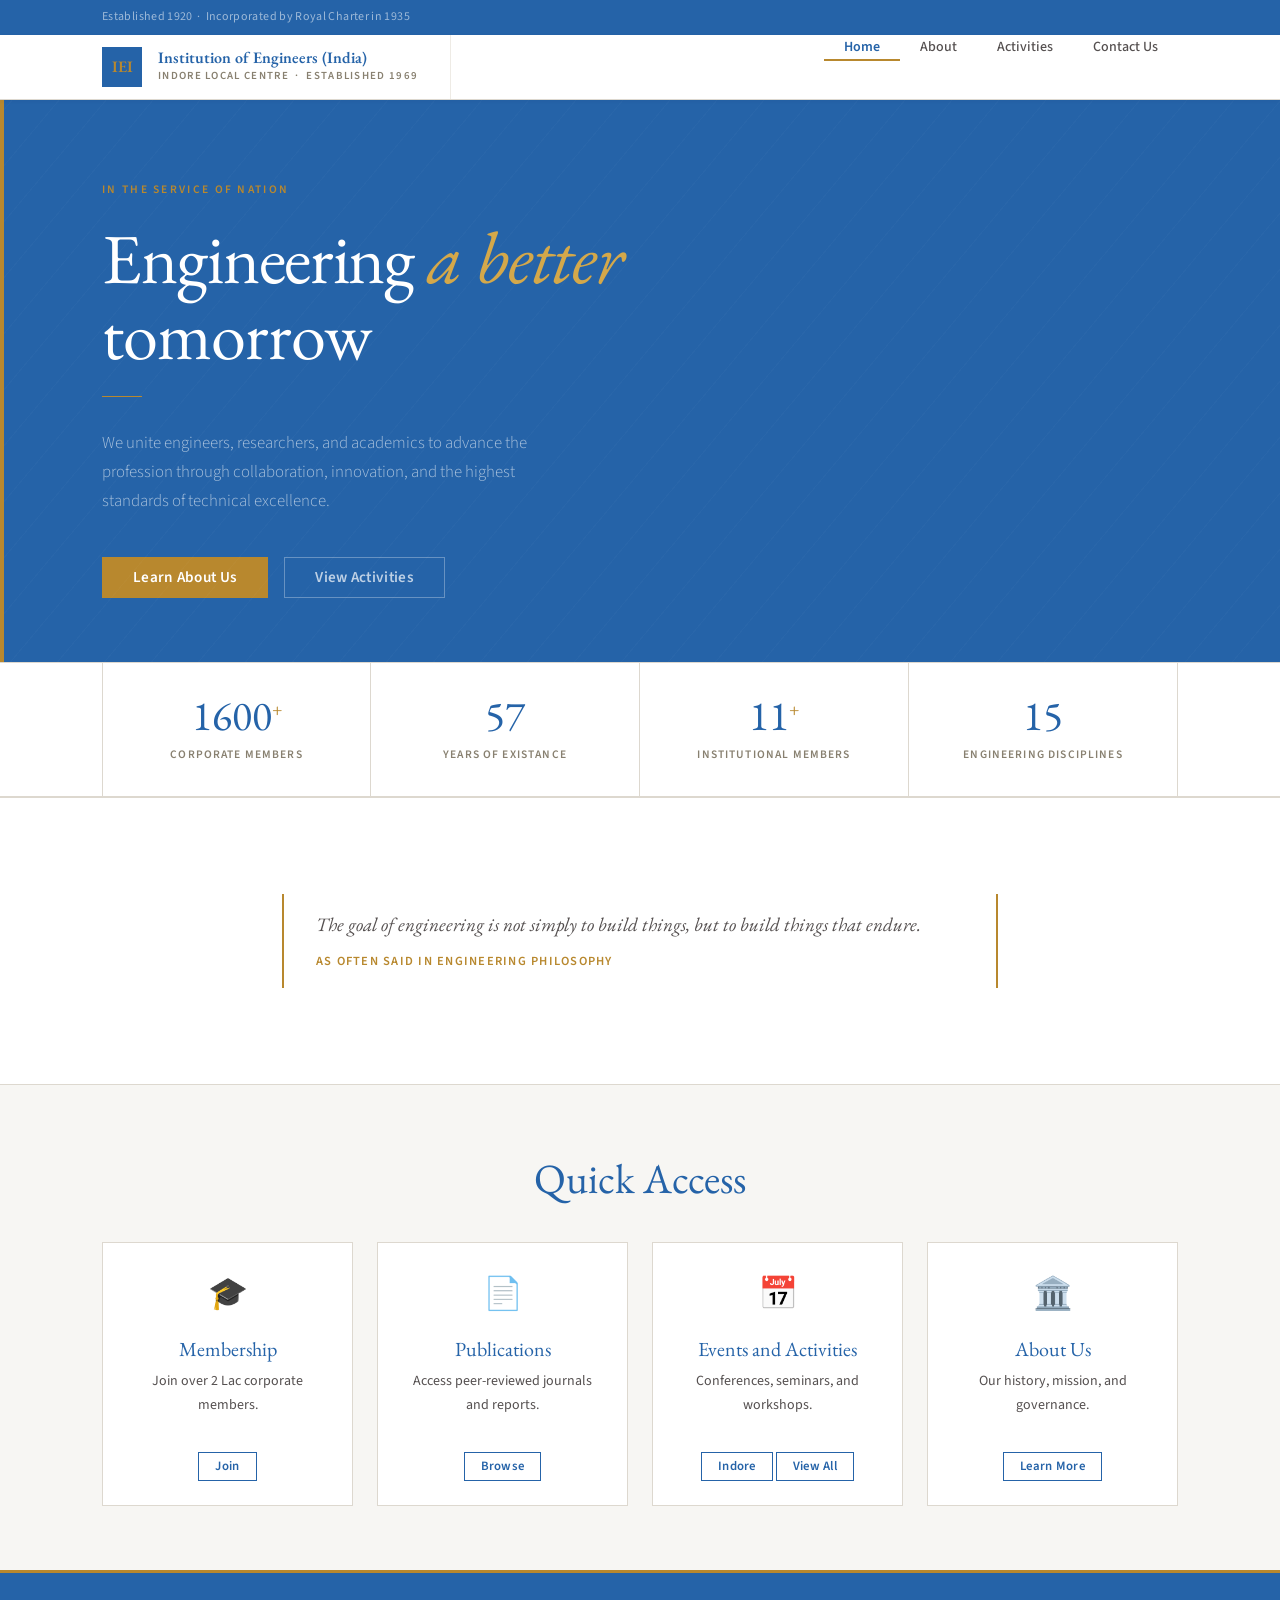
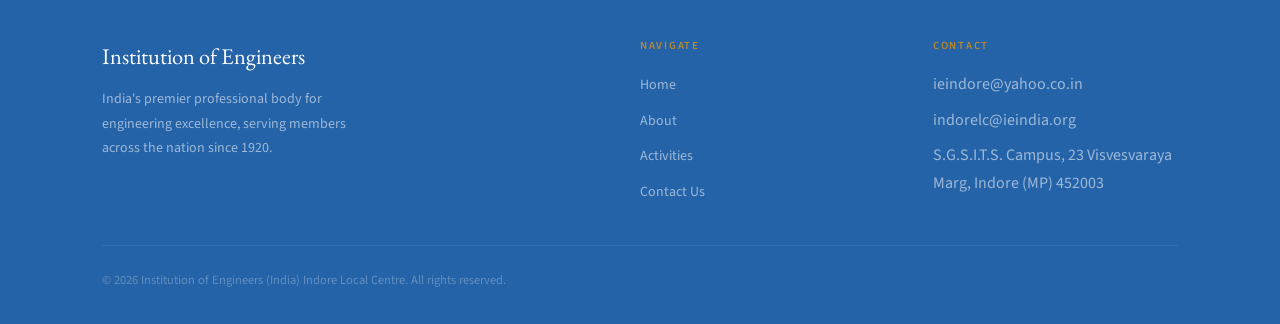
<file: index.html>
<!DOCTYPE html>
<html lang="en">
<head>
  <meta charset="UTF-8" />
  <meta name="viewport" content="width=device-width, initial-scale=1.0" />
  <title>Home — Institution of Engineers</title>
  <link rel="stylesheet" href="style.css" />
</head>
<body>

  <!-- TOP STRIP -->
  <div class="topstrip">
    <div class="container">
      <span>Established 1920 &nbsp;·&nbsp; Incorporated by Royal Charter in 1935</span>
      
    </div>
  </div>

  <!-- NAVIGATION -->
  <nav class="nav">
    <div class="container">
      <a href="index.html" class="nav-brand">
        <div class="nav-crest">IEI</div>
        <div>
          <span class="nav-name-main">Institution of Engineers (India)</span>
          <span class="nav-name-sub">Indore Local Centre &nbsp;·&nbsp; Established 1969</span>
        </div>
      </a>
      <button class="nav-toggle" onclick="toggleNav()" aria-label="Menu">&#9776;</button>
      <ul class="nav-links" id="navLinks">
        <li><a href="index.html" class="active">Home</a></li>
        <li><a href="about.html">About</a></li>
        <li><a href="activity.html">Activities</a></li>
        <li><a href="contact.html">Contact Us</a></li>
      </ul>
    </div>
  </nav>

  <!-- HERO -->
  <section class="hero">
    <div class="container">
      <div class="hero-eyebrow">In the Service of Nation</div>
      <h1>Engineering <em>a better</em> tomorrow</h1>
      <div class="hero-rule"></div>
      <p>We unite engineers, researchers, and academics to advance the profession through collaboration, innovation, and the highest standards of technical excellence.</p>
      <div class="hero-actions">
        <a href="about.html" class="btn btn-gold btn-lg">Learn About Us</a>
        <a href="activity.html" class="btn btn-ghost btn-lg">View Activities</a>
      </div>
    </div>
  </section>

  <!-- STATS -->
  <div class="stat-strip">
    <div class="container">
      <div class="stat-cell">
        <div class="stat-value">1600<sup>+</sup></div>
        <div class="stat-label">Corporate Members</div>
      </div>
      <div class="stat-cell">
        <div class="stat-value">57</div>
        <div class="stat-label">Years of Existance</div>
      </div>
      <div class="stat-cell">
        <div class="stat-value">11<sup>+</sup></div>
        <div class="stat-label">Institutional Members</div>
      </div>
      <div class="stat-cell">
        <div class="stat-value">15</div>
        <div class="stat-label">Engineering Disciplines</div>
      </div>
    </div>
  </div>

 

  <!-- MISSION QUOTE -->
  <section class="section-border">
    <div class="container container--narrow">
      <blockquote>
        The goal of engineering is not simply to build things, but to build things that endure.        <cite>As often said in engineering philosophy</cite>
      </blockquote>
    </div>
  </section>

  <!-- QUICK LINKS -->
  <section class="section-soft section-border">
    <div class="container">
      <h5 class="text-gold text-center" style="margin-bottom:6px;"></h5>
      <h2 class="text-center" style="margin-bottom:var(--s10);">Quick Access</h2>
      <div class="grid grid-4">
        <div style="text-align:center; padding:var(--s6); border:1px solid var(--line); background:var(--bg);">
          <div style="font-size:2rem; margin-bottom:var(--s4);">🎓</div>
          <h4 style="font-family:var(--f-head); color:var(--navy); margin-bottom:var(--s2);">Membership</h4>
          <p style="font-size:.875rem; color:var(--text-mid); max-width:none;">Join over 2 Lac corporate members.</p>
          <a href="https://www.ieindia.org/webui/IEI-RegistrationForMembApp.aspx" class="btn btn-outline btn-sm mt-4">Join</a>
        </div>
        <div style="text-align:center; padding:var(--s6); border:1px solid var(--line); background:var(--bg);">
          <div style="font-size:2rem; margin-bottom:var(--s4);">📄</div>
          <h4 style="font-family:var(--f-head); color:var(--navy); margin-bottom:var(--s2);">Publications</h4>
          <p style="font-size:.875rem; color:var(--text-mid); max-width:none;">Access peer-reviewed journals and reports.</p>
          <a href="https://www.ieindia.org/webui/IEI-Publication.aspx" class="btn btn-outline btn-sm mt-4">Browse</a>
        </div>
        <div style="text-align:center; padding:var(--s6); border:1px solid var(--line); background:var(--bg);">
          <div style="font-size:2rem; margin-bottom:var(--s4);">📅</div>
          <h4 style="font-family:var(--f-head); color:var(--navy); margin-bottom:var(--s2);">Events and Activities</h4>
          <p style="font-size:.875rem; color:var(--text-mid); max-width:none;">Conferences, seminars, and workshops.</p>
          <a href="activity.html" class="btn btn-outline btn-sm mt-4">Indore</a>
	  <a href="https://www.ieindia.org/webui/IEI-Activities.aspx" class="btn btn-outline btn-sm mt-4">View All</a>
        </div>
        <div style="text-align:center; padding:var(--s6); border:1px solid var(--line); background:var(--bg);">
          <div style="font-size:2rem; margin-bottom:var(--s4);">🏛️</div>
          <h4 style="font-family:var(--f-head); color:var(--navy); margin-bottom:var(--s2);">About Us</h4>
          <p style="font-size:.875rem; color:var(--text-mid); max-width:none;">Our history, mission, and governance.</p>
          <a href="about.html" class="btn btn-outline btn-sm mt-4">Learn More</a>
        </div>
      </div>
    </div>
  </section>

  <!-- FOOTER -->
  <footer class="footer">
    <div class="container">
      <div class="footer-grid">
        <div>
          <div class="footer-logo">Institution of Engineers</div>
          <p class="footer-desc">India's premier professional body for engineering excellence, serving members across the nation since 1920.</p>
        </div>
        <div>
          <div class="footer-heading">Navigate</div>
          <ul class="footer-links">
            <li><a href="index.html">Home</a></li>
            <li><a href="about.html">About</a></li>
            <li><a href="activity.html">Activities</a></li>
            <li><a href="contact.html">Contact Us</a></li>
          </ul>
        </div>
        <div>
          <div class="footer-heading">Contact</div>
          <ul class="footer-links">
            <li>ieindore@yahoo.co.in</li>
            <li>indorelc@ieindia.org</li>
            <li>S.G.S.I.T.S. Campus, 23 Visvesvaraya Marg, Indore (MP) 452003</li>
          </ul>
        </div>
      </div>
      <div class="footer-bottom">
        <span>© 2026 Institution of Engineers (India) Indore Local Centre. All rights reserved.</span>
      </div>
    </div>
  </footer>
 <script>
    function toggleNav() {
      document.getElementById('navLinks').classList.toggle('open');
    }
  </script>

</body>
</html>
</file>
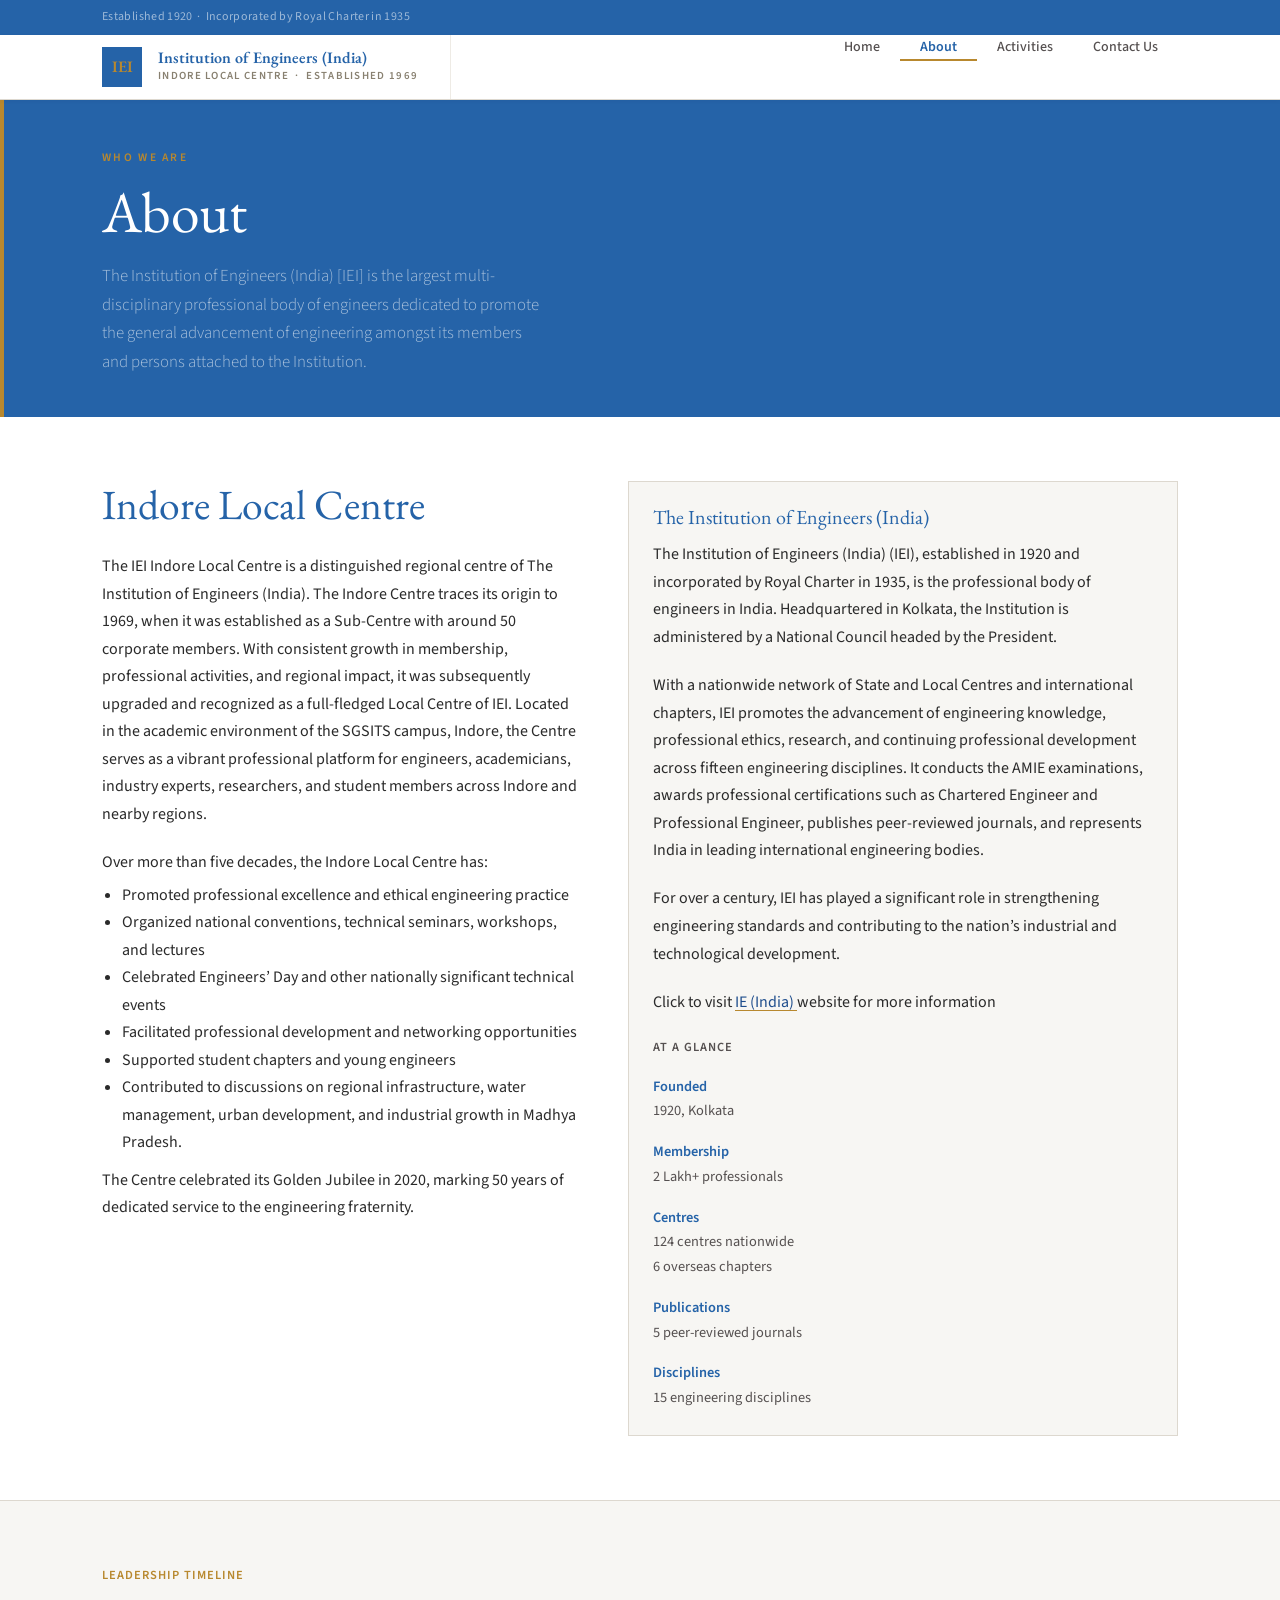
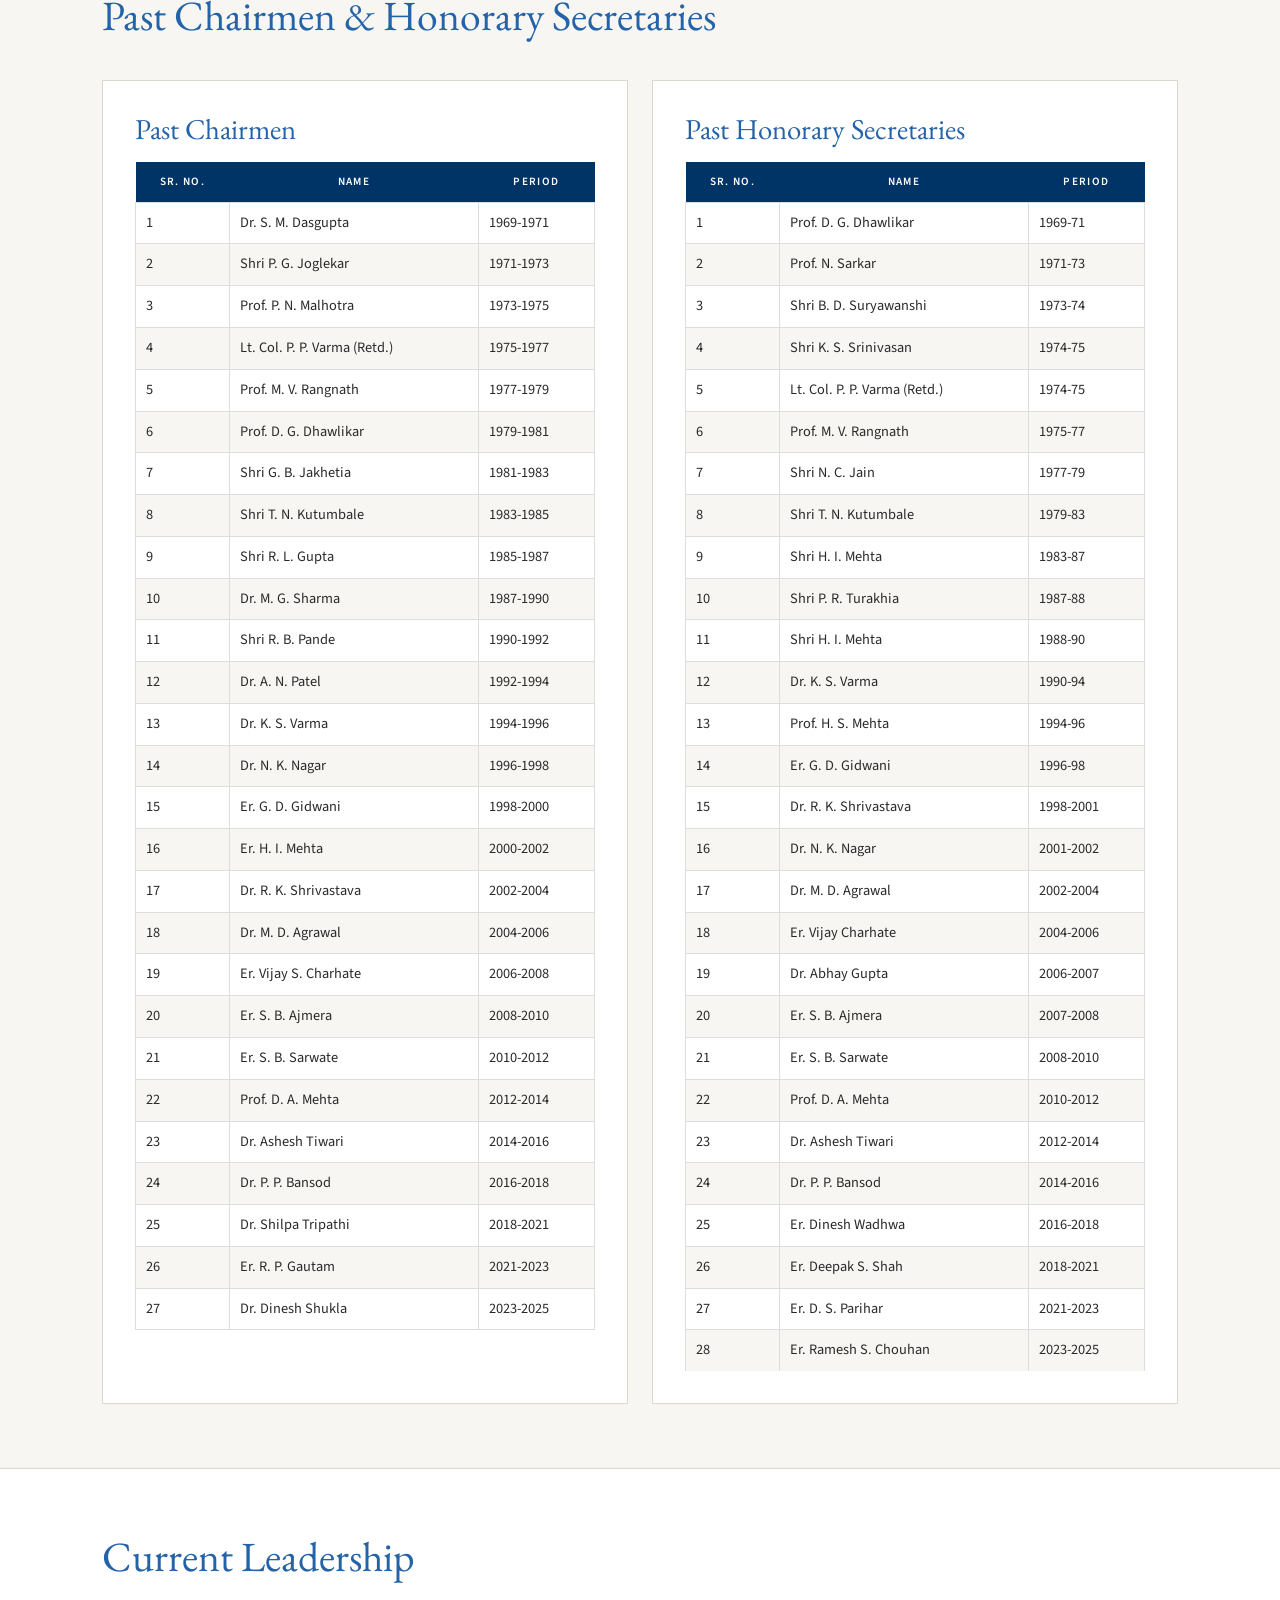
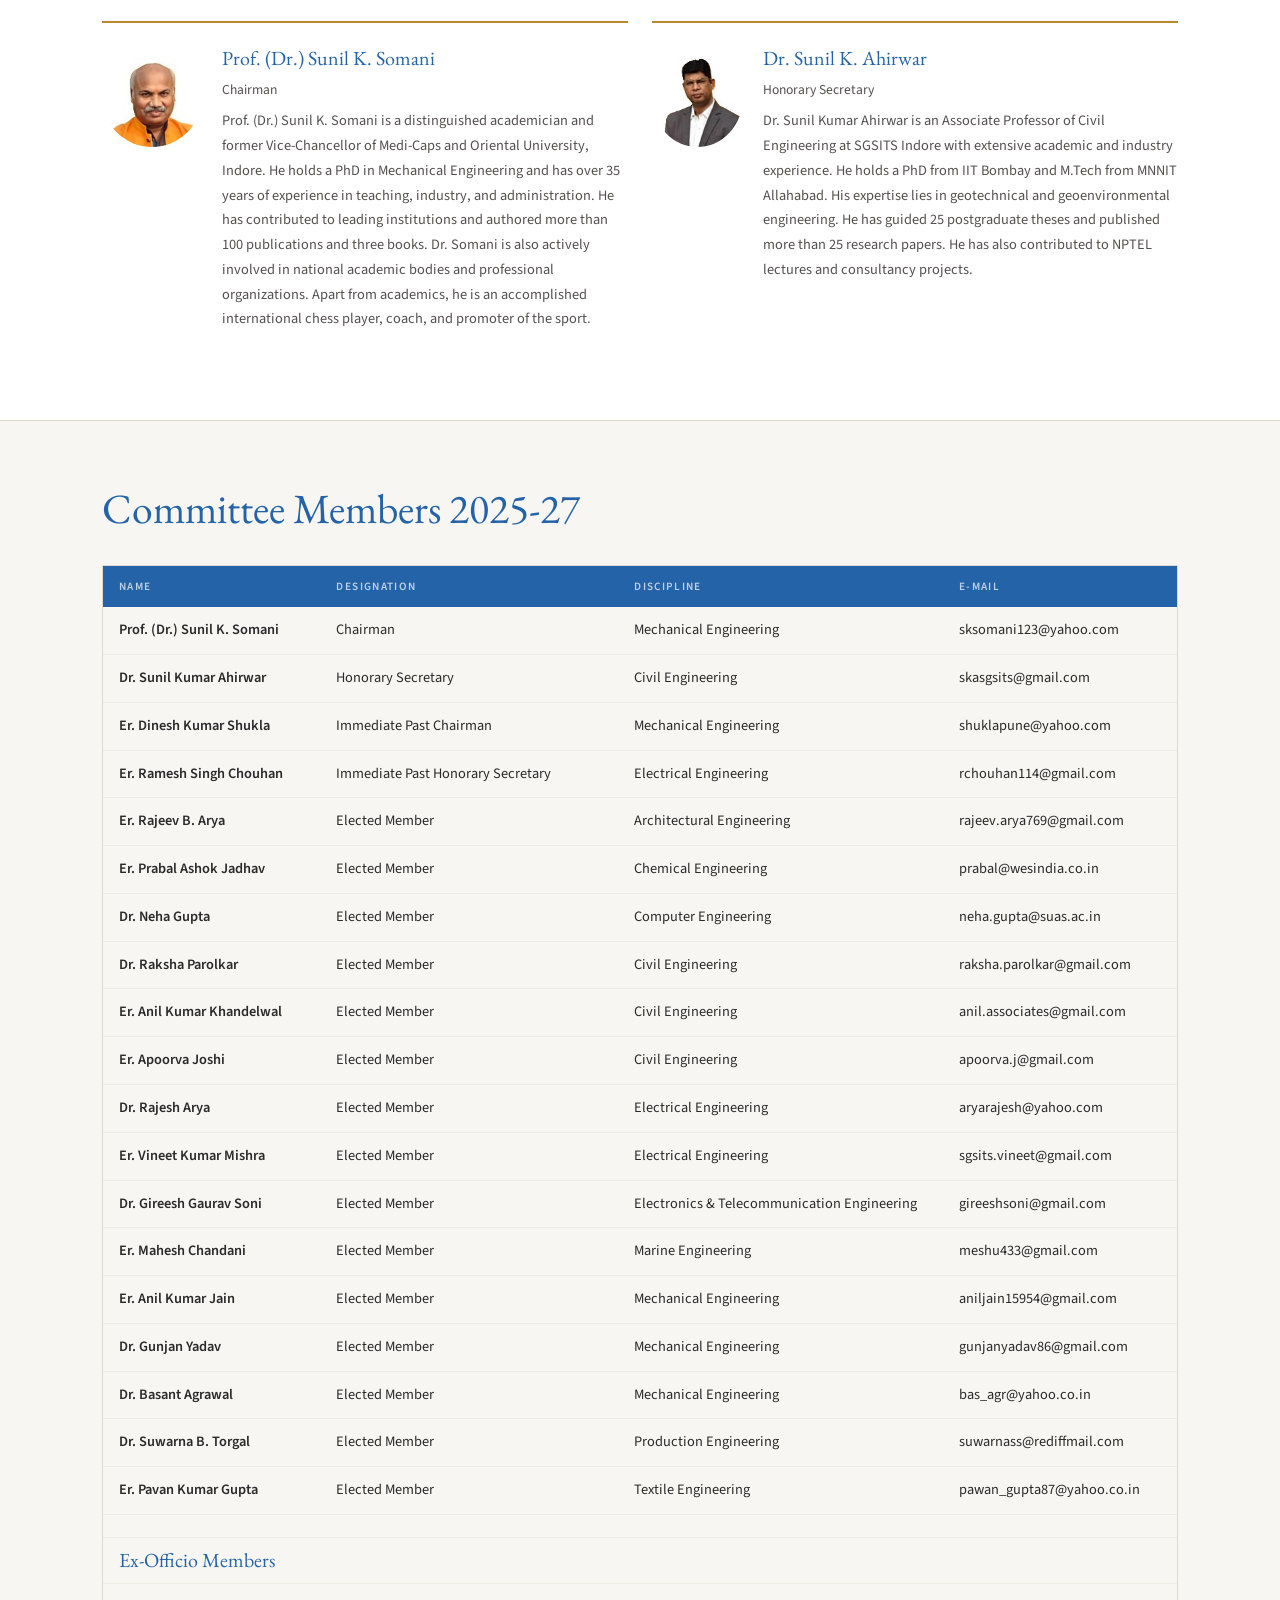
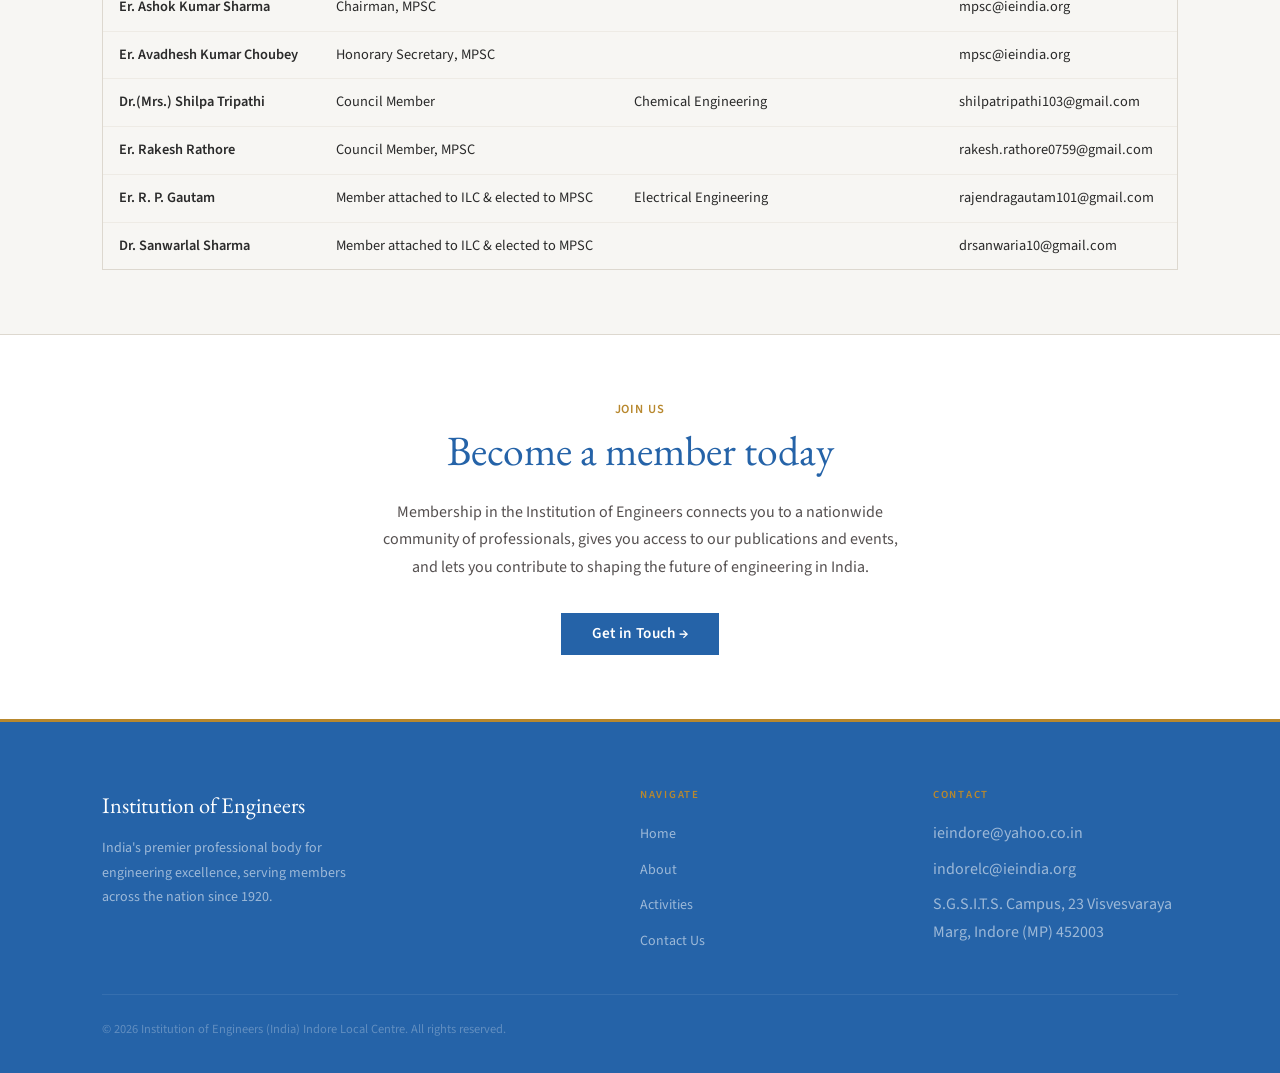
<file: about.html>
<!DOCTYPE html>
<html lang="en">
<head>
  <meta charset="UTF-8" />
  <meta name="viewport" content="width=device-width, initial-scale=1.0" />
  <title>About — Institution of Engineers</title>
  <link rel="stylesheet" href="style.css" />
</head>
<body>

  <!-- TOP STRIP -->
  <div class="topstrip">
    <div class="container">
      <span>Established 1920 &nbsp;·&nbsp; Incorporated by Royal Charter in 1935</span>
      
    </div>
  </div>

  <!-- NAVIGATION -->
  <nav class="nav">
    <div class="container">
      <a href="index.html" class="nav-brand">
        <div class="nav-crest">IEI</div>
        <div>
          <span class="nav-name-main">Institution of Engineers (India)</span>
          <span class="nav-name-sub">Indore Local Centre &nbsp;·&nbsp; Established 1969</span>
        </div>
      </a>
      <button class="nav-toggle" onclick="toggleNav()" aria-label="Menu">&#9776;</button>
      <ul class="nav-links" id="navLinks">
        <li><a href="index.html">Home</a></li>
        <li><a href="about.html" class="active">About</a></li>
        <li><a href="activity.html">Activities</a></li>
        <li><a href="contact.html">Contact Us</a></li>
      </ul>
    </div>
  </nav>

  <!-- PAGE HEADER -->
  <div class="page-header">
    <div class="container">
      <div class="eyebrow">Who We Are</div>
      <h1>About</h1>
      <p>The Institution of Engineers (India) [IEI] is the largest multi-disciplinary professional body of engineers dedicated to promote the general advancement of engineering amongst its members and persons attached to the Institution.</p>
    </div>
  </div>

  <!-- OVERVIEW -->
  <section>
    <div class="container">
      <div class="info-row">
        <div class="info-text">
          <h2 style="margin-bottom:var(--s6);">Indore Local Centre</h2>
          <p>The IEI Indore Local Centre is a distinguished regional centre of The Institution of Engineers (India). The Indore Centre traces its origin to 1969, when it was established as a Sub-Centre with around 50 corporate members. With consistent growth in membership, professional activities, and regional impact, it was subsequently upgraded and recognized as a full-fledged Local Centre of IEI. Located in the academic environment of the SGSITS campus, Indore, the Centre serves as a vibrant professional platform for engineers, academicians, industry experts, researchers, and student members across Indore and nearby regions.</p>
         <p style="margin-bottom: 5px;">Over more than five decades, the Indore Local Centre has:</p>
<ul style="list-style-type: disc; margin-top:0; padding-left: 20px;">
    <li>Promoted professional excellence and ethical engineering practice</li>
    <li>Organized national conventions, technical seminars, workshops, and lectures</li>
    <li>Celebrated Engineers’ Day and other nationally significant technical events</li>
    <li>Facilitated professional development and networking opportunities</li>
    <li>Supported student chapters and young engineers</li>
    <li>Contributed to discussions on regional infrastructure, water management, urban development, and industrial growth in Madhya Pradesh.</li>

</ul>

<p style="margin-top: 10px;">The Centre celebrated its Golden Jubilee in 2020, marking 50 years of dedicated service to the engineering fraternity.</p>
       

        </div>

        <div class="info-aside">
	<h4 style="margin-bottom: 12px;">The Institution of Engineers (India)</h4>
	<p>The Institution of Engineers (India) (IEI), established in 1920 and incorporated by Royal Charter in 1935, is the professional body of engineers in India. Headquartered in Kolkata, the Institution is administered by a National Council headed by the President.</p>

<p>With a nationwide network of State and Local Centres and international chapters, IEI promotes the advancement of engineering knowledge, professional ethics, research, and continuing professional development across fifteen engineering disciplines. It conducts the AMIE examinations, awards professional certifications such as Chartered Engineer and Professional Engineer, publishes peer-reviewed journals, and represents India in leading international engineering bodies.</p>

<p>For over a century, IEI has played a significant role in strengthening engineering standards and contributing to the nation’s industrial and technological development.</p>

<p>Click to visit <a href="https://www.ieindia.org/web/home" target="_blank" rel="noopener"> IE (India) </a> website for more information</p>
          <h5 style="margin-bottom:var(--s4);">At a Glance</h5>
          <ul style="display:flex; flex-direction:column; gap:var(--s4);">
            <li style="font-size:.9rem;"><strong style="display:block; color:var(--navy);">Founded</strong> <span style="color:var(--text-mid);">1920, Kolkata</span></li>
            <li style="font-size:.9rem;"><strong style="display:block; color:var(--navy);">Membership</strong> <span style="color:var(--text-mid);">2 Lakh+ professionals</span></li>
            <li style="font-size:.9rem;"><strong style="display:block; color:var(--navy);">Centres</strong> <span style="color:var(--text-mid);">124 centres nationwide</span><br>
<span style="color:var(--text-mid);">6 overseas chapters</span></li>
            <li style="font-size:.9rem;"><strong style="display:block; color:var(--navy);">Publications</strong> <span style="color:var(--text-mid);">5 peer-reviewed journals</span></li>
            <li style="font-size:.9rem;"><strong style="display:block; color:var(--navy);">Disciplines</strong> <span style="color:var(--text-mid);">15 engineering disciplines</span></li>
            
          </ul>
        </div>
      </div>
    </div>
  </section>

  <!-- Past Charimen and Hon Secretaries -->
  <section class="section-soft section-border">
    <div class="container">
      <h5 class="text-gold" style="margin-bottom:6px;">Leadership Timeline</h5>
      <h2 style="margin-bottom:var(--s10);">Past Chairmen &amp; Honorary Secretaries</h2>
      <div class="grid grid-2">
        <div style="padding:var(--s8); border:1px solid var(--line); background:var(--bg);">
          <h3 style="font-family:var(--f-head); margin-bottom:var(--s4);">Past Chairmen</h3>
    <div class="table-container">
<table class="iei-table">
  <thead>
    <tr>
      <th>Sr. No.</th>
      <th>Name</th>
      <th>Period</th>
    </tr>
  </thead>
  <tbody>
    <tr><td>1</td><td>Dr. S. M. Dasgupta</td><td>1969-1971</td></tr>
    <tr><td>2</td><td>Shri P. G. Joglekar</td><td>1971-1973</td></tr>
    <tr><td>3</td><td>Prof. P. N. Malhotra</td><td>1973-1975</td></tr>
    <tr><td>4</td><td>Lt. Col. P. P. Varma (Retd.)</td><td>1975-1977</td></tr>
    <tr><td>5</td><td>Prof. M. V. Rangnath</td><td>1977-1979</td></tr>
    <tr><td>6</td><td>Prof. D. G. Dhawlikar</td><td>1979-1981</td></tr>
    <tr><td>7</td><td>Shri G. B. Jakhetia</td><td>1981-1983</td></tr>
    <tr><td>8</td><td>Shri T. N. Kutumbale</td><td>1983-1985</td></tr>
    <tr><td>9</td><td>Shri R. L. Gupta</td><td>1985-1987</td></tr>
    <tr><td>10</td><td>Dr. M. G. Sharma</td><td>1987-1990</td></tr>
    <tr><td>11</td><td>Shri R. B. Pande</td><td>1990-1992</td></tr>
    <tr><td>12</td><td>Dr. A. N. Patel</td><td>1992-1994</td></tr>
    <tr><td>13</td><td>Dr. K. S. Varma</td><td>1994-1996</td></tr>
    <tr><td>14</td><td>Dr. N. K. Nagar</td><td>1996-1998</td></tr>
    <tr><td>15</td><td>Er. G. D. Gidwani</td><td>1998-2000</td></tr>
    <tr><td>16</td><td>Er. H. I. Mehta</td><td>2000-2002</td></tr>
    <tr><td>17</td><td>Dr. R. K. Shrivastava</td><td>2002-2004</td></tr>
    <tr><td>18</td><td>Dr. M. D. Agrawal</td><td>2004-2006</td></tr>
    <tr><td>19</td><td>Er. Vijay S. Charhate</td><td>2006-2008</td></tr>
    <tr><td>20</td><td>Er. S. B. Ajmera</td><td>2008-2010</td></tr>
    <tr><td>21</td><td>Er. S. B. Sarwate</td><td>2010-2012</td></tr>
    <tr><td>22</td><td>Prof. D. A. Mehta</td><td>2012-2014</td></tr>
    <tr><td>23</td><td>Dr. Ashesh Tiwari</td><td>2014-2016</td></tr>
    <tr><td>24</td><td>Dr. P. P. Bansod</td><td>2016-2018</td></tr>
    <tr><td>25</td><td>Dr. Shilpa Tripathi</td><td>2018-2021</td></tr>
    <tr><td>26</td><td>Er. R. P. Gautam</td><td>2021-2023</td></tr>
    <tr><td>27</td><td>Dr. Dinesh Shukla</td><td>2023-2025</td></tr><tr></tr>
  </tbody>
</table>
</div>
        </div>
        <div style="padding:var(--s8); border:1px solid var(--line); background:var(--bg);">
          <h3 style="font-family:var(--f-head); margin-bottom:var(--s4);">Past Honorary Secretaries</h3>
          <div class="table-container">
<table class="iei-table">
  <thead>
    <tr>
      <th>Sr. No.</th>
      <th>Name</th>
      <th>Period</th>
    </tr>
  </thead>
  <tbody>
    <tr><td>1</td><td>Prof. D. G. Dhawlikar</td><td>1969-71</td></tr>
    <tr><td>2</td><td>Prof. N. Sarkar</td><td>1971-73</td></tr>
    <tr><td>3</td><td>Shri B. D. Suryawanshi</td><td>1973-74</td></tr>
    <tr><td>4</td><td>Shri K. S. Srinivasan</td><td>1974-75</td></tr>
    <tr><td>5</td><td>Lt. Col. P. P. Varma (Retd.)</td><td>1974-75</td></tr>
    <tr><td>6</td><td>Prof. M. V. Rangnath</td><td>1975-77</td></tr>
    <tr><td>7</td><td>Shri N. C. Jain</td><td>1977-79</td></tr>
    <tr><td>8</td><td>Shri T. N. Kutumbale</td><td>1979-83</td></tr>
    <tr><td>9</td><td>Shri H. I. Mehta</td><td>1983-87</td></tr>
    <tr><td>10</td><td>Shri P. R. Turakhia</td><td>1987-88</td></tr>
    <tr><td>11</td><td>Shri H. I. Mehta</td><td>1988-90</td></tr>
    <tr><td>12</td><td>Dr. K. S. Varma</td><td>1990-94</td></tr>
    <tr><td>13</td><td>Prof. H. S. Mehta</td><td>1994-96</td></tr>
    <tr><td>14</td><td>Er. G. D. Gidwani</td><td>1996-98</td></tr>
    <tr><td>15</td><td>Dr. R. K. Shrivastava</td><td>1998-2001</td></tr>
    <tr><td>16</td><td>Dr. N. K. Nagar</td><td>2001-2002</td></tr>
    <tr><td>17</td><td>Dr. M. D. Agrawal</td><td>2002-2004</td></tr>
    <tr><td>18</td><td>Er. Vijay Charhate</td><td>2004-2006</td></tr>
    <tr><td>19</td><td>Dr. Abhay Gupta</td><td>2006-2007</td></tr>
    <tr><td>20</td><td>Er. S. B. Ajmera</td><td>2007-2008</td></tr>
    <tr><td>21</td><td>Er. S. B. Sarwate</td><td>2008-2010</td></tr>
    <tr><td>22</td><td>Prof. D. A. Mehta</td><td>2010-2012</td></tr>
    <tr><td>23</td><td>Dr. Ashesh Tiwari</td><td>2012-2014</td></tr>
    <tr><td>24</td><td>Dr. P. P. Bansod</td><td>2014-2016</td></tr>
    <tr><td>25</td><td>Er. Dinesh Wadhwa</td><td>2016-2018</td></tr>
    <tr><td>26</td><td>Er. Deepak S. Shah</td><td>2018-2021</td></tr>
    <tr><td>27</td><td>Er. D. S. Parihar</td><td>2021-2023</td></tr>
    <tr><td>28</td><td>Er. Ramesh S. Chouhan</td><td>2023-2025</td></tr>
  </tbody>
</table>
</div>
        </div>
      </div>
    </div>
  </section>


 <!-- CORE VALUES 
  <section class="section-border">
    <div class="container">
      <h5 class="text-gold" style="margin-bottom:6px;">What guides us</h5>
      <h2 style="margin-bottom:var(--s10);">Core Values</h2>
      <div class="grid grid-3">
        <div style="padding:var(--s6) 0; border-top: 2px solid var(--gold);">
          <h4 style="font-family:var(--f-head); color:var(--navy); margin-bottom:var(--s3);">Integrity</h4>
          <p style="font-size:.9rem; color:var(--text-mid); max-width:none;">We hold ourselves to the highest standards of professional conduct. Our work is honest, transparent, and in service of the public good.</p>
        </div>
        <div style="padding:var(--s6) 0; border-top: 2px solid var(--gold);">
          <h4 style="font-family:var(--f-head); color:var(--navy); margin-bottom:var(--s3);">Excellence</h4>
          <p style="font-size:.9rem; color:var(--text-mid); max-width:none;">We pursue the highest quality in all we do — from the rigour of our research and publications to the conduct of our events and membership programmes.</p>
        </div>
        <div style="padding:var(--s6) 0; border-top: 2px solid var(--gold);">
          <h4 style="font-family:var(--f-head); color:var(--navy); margin-bottom:var(--s3);">Collaboration</h4>
          <p style="font-size:.9rem; color:var(--text-mid); max-width:none;">Engineering's greatest achievements come through partnership. We build bridges between disciplines, institutions, and generations of professionals.</p>
        </div>
        <div style="padding:var(--s6) 0; border-top: 2px solid var(--navy);">
          <h4 style="font-family:var(--f-head); color:var(--navy); margin-bottom:var(--s3);">Innovation</h4>
          <p style="font-size:.9rem; color:var(--text-mid); max-width:none;">We embrace new ideas, methods, and technologies. Our members are at the forefront of solving tomorrow's challenges today.</p>
        </div>
        <div style="padding:var(--s6) 0; border-top: 2px solid var(--navy);">
          <h4 style="font-family:var(--f-head); color:var(--navy); margin-bottom:var(--s3);">Inclusivity</h4>
          <p style="font-size:.9rem; color:var(--text-mid); max-width:none;">Engineering belongs to everyone. We actively promote diversity across gender, region, and discipline within our membership and leadership.</p>
        </div>
        <div style="padding:var(--s6) 0; border-top: 2px solid var(--navy);">
          <h4 style="font-family:var(--f-head); color:var(--navy); margin-bottom:var(--s3);">Service</h4>
          <p style="font-size:.9rem; color:var(--text-mid); max-width:none;">We exist to serve our members, the profession, and the nation. All our programmes and initiatives are guided by this commitment.</p>
        </div>
      </div>
    </div>
  </section>
-->


<!-- PROFILES OF CHAIRMAN AND HONORARY SECRETARY) -->
<section class="section-border">
  <div class="container">
    <h2 style="margin-bottom:var(--s10);">Current Leadership</h2>

    <div class="grid grid-2">
      
      <!-- PROFILE 1 -->
      <div style="padding:var(--s6) 0; border-top: 2px solid var(--gold); display:flex; gap:20px; align-items:flex-start;">
        <img src="sks.jpeg" alt="Profile 1" style="width:100px; height:100px; object-fit:cover; border-radius:50%;">
        <div>
          <h4 style="font-family:var(--f-head); color:var(--navy); margin-bottom:var(--s2);">Prof. (Dr.) Sunil K. Somani</h4>
          <p style="font-size:.85rem; color:var(--text-mid); margin-bottom:var(--s2);">Chairman</p>
          <p style="font-size:.9rem; color:var(--text-mid); max-width:none;">
            Prof. (Dr.) Sunil K. Somani is a distinguished academician and former Vice-Chancellor of Medi-Caps and Oriental University, Indore. He holds a PhD in Mechanical Engineering and has over 35 years of experience in teaching, industry, and administration. He has contributed to leading institutions and authored more than 100 publications and three books. Dr. Somani is also actively involved in national academic bodies and professional organizations. Apart from academics, he is an accomplished international chess player, coach, and promoter of the sport.
          </p>
        </div>
      </div>

      <!-- PROFILE 2 -->
      <div style="padding:var(--s6) 0; border-top: 2px solid var(--gold); display:flex; gap:20px; align-items:flex-start;">
        <img src="ska.jpeg" alt="Profile 2" style="width:100px; height:100px; object-fit:cover; border-radius:50%;">
        <div>
          <h4 style="font-family:var(--f-head); color:var(--navy); margin-bottom:var(--s2);">Dr. Sunil K. Ahirwar</h4>
          <p style="font-size:.85rem; color:var(--text-mid); margin-bottom:var(--s2);">Honorary Secretary</p>
          <p style="font-size:.9rem; color:var(--text-mid); max-width:none;">
            Dr. Sunil Kumar Ahirwar is an Associate Professor of Civil Engineering at SGSITS Indore with extensive academic and industry experience. He holds a PhD from IIT Bombay and M.Tech from MNNIT Allahabad. His expertise lies in geotechnical and geoenvironmental engineering. He has guided 25 postgraduate theses and published more than 25 research papers. He has also contributed to NPTEL lectures and consultancy projects.
          </p>
        </div>
      </div>

    </div>
  </div>
</section>



  <!-- LEADERSHIP -->
  <section class="section-soft section-border">
    <div class="container">
      <h2 style="margin-bottom:var(--s8);">Committee Members 2025-27</h2>
      <div class="table-wrap">
        <table>
          <thead>
            <tr>
              <th>Name</th>
              <th>Designation</th>
              <th>Discipline</th>
              <th>E-mail</th>
            </tr>
          </thead>
          <tbody>
            <tr>
              <td><strong>Prof. (Dr.) Sunil K. Somani</strong></td>
              <td>Chairman</td>
              <td>Mechanical Engineering</td>
              <td>sksomani123@yahoo.com</td>
            </tr>
            <tr>
              <td><strong>Dr. Sunil Kumar Ahirwar</strong></td>
              <td>Honorary Secretary</td>
              <td>Civil Engineering</td>
              <td>skasgsits@gmail.com</td>
            </tr>
            <tr>
              <td><strong>Er. Dinesh Kumar Shukla</strong></td>
              <td>Immediate Past Chairman</td>
              <td>Mechanical Engineering</td>
              <td>shuklapune@yahoo.com</td>
            </tr>
            <tr>
              <td><strong>Er. Ramesh Singh Chouhan</strong></td>
              <td>Immediate Past Honorary  Secretary</td>
              <td>Electrical Engineering</td>
              <td>rchouhan114@gmail.com</td>
            </tr>
            <tr>
              <td><strong>Er. Rajeev B. Arya</strong></td>
              <td>Elected Member</td>
              <td>Architectural Engineering</td>
              <td>rajeev.arya769@gmail.com</td>
            </tr>
            <tr>
              <td><strong>Er. Prabal Ashok Jadhav</strong></td>
              <td>Elected Member</td>
              <td>Chemical Engineering</td>
              <td>prabal@wesindia.co.in</td>
            </tr>
            <tr>
              <td><strong>Dr. Neha Gupta</strong></td>
              <td>Elected Member</td>
              <td>Computer Engineering</td>
              <td>neha.gupta@suas.ac.in</td>
            </tr>
            <tr>
              <td><strong>Dr. Raksha Parolkar</strong></td>
              <td>Elected Member</td>
              <td>Civil Engineering</td>
              <td>raksha.parolkar@gmail.com</td>
            </tr>
            <tr>
              <td><strong>Er. Anil Kumar Khandelwal</strong></td>
              <td>Elected Member</td>
              <td>Civil Engineering</td>
              <td>anil.associates@gmail.com</td>
            </tr>
            <tr>
              <td><strong>Er. Apoorva Joshi</strong></td>
              <td>Elected Member</td>
              <td>Civil Engineering</td>
              <td>apoorva.j@gmail.com</td>
            </tr>
            <tr>
              <td><strong>Dr. Rajesh Arya</strong></td>
              <td>Elected Member</td>
              <td>Electrical Engineering</td>
              <td>aryarajesh@yahoo.com</td>
            </tr>
            <tr>
              <td><strong>Er. Vineet Kumar Mishra</strong></td>
              <td>Elected Member</td>
              <td>Electrical Engineering</td>
              <td>sgsits.vineet@gmail.com</td>
            </tr>
            <tr>
              <td><strong>Dr. Gireesh Gaurav Soni</strong></td>
              <td>Elected Member</td>
              <td>Electronics & Telecommunication Engineering</td>
              <td>gireeshsoni@gmail.com</td>
            </tr>
            <tr>
              <td><strong>Er. Mahesh Chandani</strong></td>
              <td>Elected Member</td>
              <td>Marine Engineering</td>
              <td>meshu433@gmail.com</td>
            </tr>
            <tr>
              <td><strong>Er. Anil Kumar Jain</strong></td>
              <td>Elected Member</td>
              <td>Mechanical Engineering</td>
              <td>aniljain15954@gmail.com</td>
            </tr>
            <tr>
              <td><strong>Dr. Gunjan Yadav</strong></td>
              <td>Elected Member</td>
              <td>Mechanical Engineering</td>
              <td>gunjanyadav86@gmail.com</td>
            </tr>
            <tr>
              <td><strong>Dr. Basant Agrawal </strong></td>
              <td>Elected Member</td>
              <td>Mechanical Engineering</td>
              <td>bas_agr@yahoo.co.in</td>
            </tr>
            <tr>
              <td><strong>Dr. Suwarna B. Torgal</strong></td>
              <td>Elected Member</td>
              <td>Production Engineering</td>
              <td>suwarnass@rediffmail.com</td>
            </tr>
            <tr>
              <td><strong>Er. Pavan Kumar Gupta</strong></td>
              <td>Elected Member</td>
              <td>Textile Engineering</td>
              <td>pawan_gupta87@yahoo.co.in</td>
            </tr>
            <tr>
              <td></td>
              <td></td>
              <td></td>
              <td></td>
            </tr>
            <tr>
              <td><h4>Ex-Officio Members</h4></td>
              <td></td>
              <td></td>
              <td></td>
            </tr>

            <tr>
              <td><strong>Er. Ashok Kumar Sharma</strong></td>
              <td>Chairman, MPSC</td>
              <td></td>
              <td>mpsc@ieindia.org</td>
            </tr>

            <tr>
              <td><strong>Er. Avadhesh Kumar Choubey</strong></td>
              <td>Honorary Secretary, MPSC</td>
              <td></td>
              <td>mpsc@ieindia.org</td>
            </tr>
            <tr>
              <td><strong>Dr.(Mrs.) Shilpa Tripathi</strong></td>
              <td>Council Member</td>
              <td>Chemical Engineering</td>
              <td>shilpatripathi103@gmail.com</td>
            </tr>
            <tr>
              <td><strong>Er. Rakesh Rathore</strong></td>
              <td>Council Member, MPSC</td>
              <td></td>
              <td>rakesh.rathore0759@gmail.com</td>
            </tr>
            <tr>
              <td><strong>Er. R. P. Gautam</strong></td>
              <td>Member attached to ILC & elected to MPSC</td>
              <td>Electrical Engineering</td>
              <td>rajendragautam101@gmail.com</td>
            </tr>
            <tr>
              <td><strong>Dr. Sanwarlal Sharma</strong></td>
              <td>Member attached to ILC & elected to MPSC</td>
              <td></td>
              <td>drsanwaria10@gmail.com</td>
            </tr>

          </tbody>
        </table>
      </div>
    </div>
  </section>

  <!-- CTA -->
  <section class="section-border">
    <div class="container container--narrow text-center">
      <h5 class="text-gold" style="margin-bottom:6px;">Join Us</h5>
      <h2 style="margin-bottom:var(--s6);">Become a member today</h2>
      <p style="color:var(--text-mid); margin-inline:auto; margin-bottom:var(--s8);">Membership in the Institution of Engineers connects you to a nationwide community of professionals, gives you access to our publications and events, and lets you contribute to shaping the future of engineering in India.</p>
      <a href="contact.html" class="btn btn-primary btn-lg">Get in Touch →</a>
    </div>
  </section>

  <!-- FOOTER -->
  <footer class="footer">
    <div class="container">
      <div class="footer-grid">
        <div>
          <div class="footer-logo">Institution of Engineers</div>
          <p class="footer-desc">India's premier professional body for engineering excellence, serving members across the nation since 1920.</p>
        </div>
        <div>
          <div class="footer-heading">Navigate</div>
          <ul class="footer-links">
            <li><a href="index.html">Home</a></li>
            <li><a href="about.html">About</a></li>
            <li><a href="activity.html">Activities</a></li>
            <li><a href="contact.html">Contact Us</a></li>
          </ul>
        </div>
        <div>
          <div class="footer-heading">Contact</div>
          <ul class="footer-links">
            <li>ieindore@yahoo.co.in</li>
            <li>indorelc@ieindia.org</li>
            <li>S.G.S.I.T.S. Campus, 23 Visvesvaraya Marg, Indore (MP) 452003</li>
          </ul>
        </div>
      </div>
      <div class="footer-bottom">
        <span>© 2026 Institution of Engineers (India) Indore Local Centre. All rights reserved.</span>
      </div>
    </div>
  </footer>
 <script>
    function toggleNav() {
      document.getElementById('navLinks').classList.toggle('open');
    }
  </script>

</body>
</html>
</file>
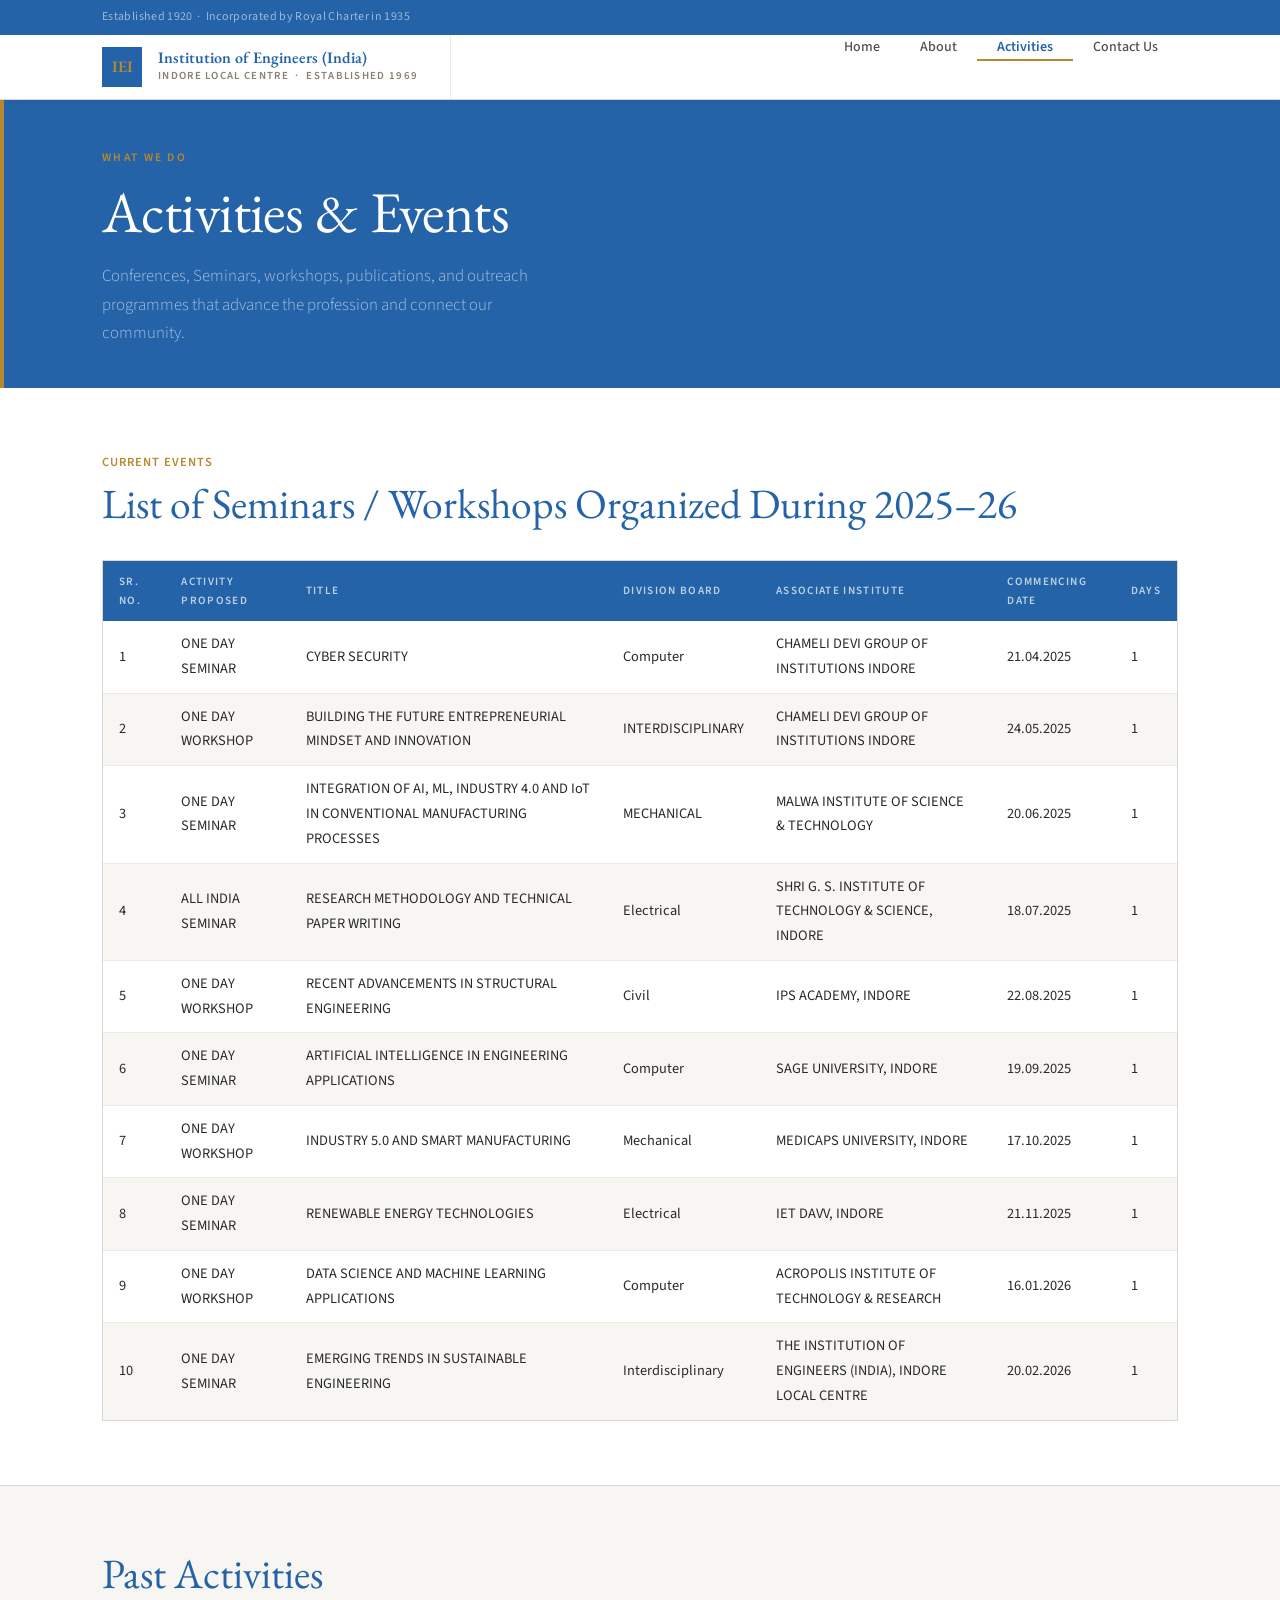
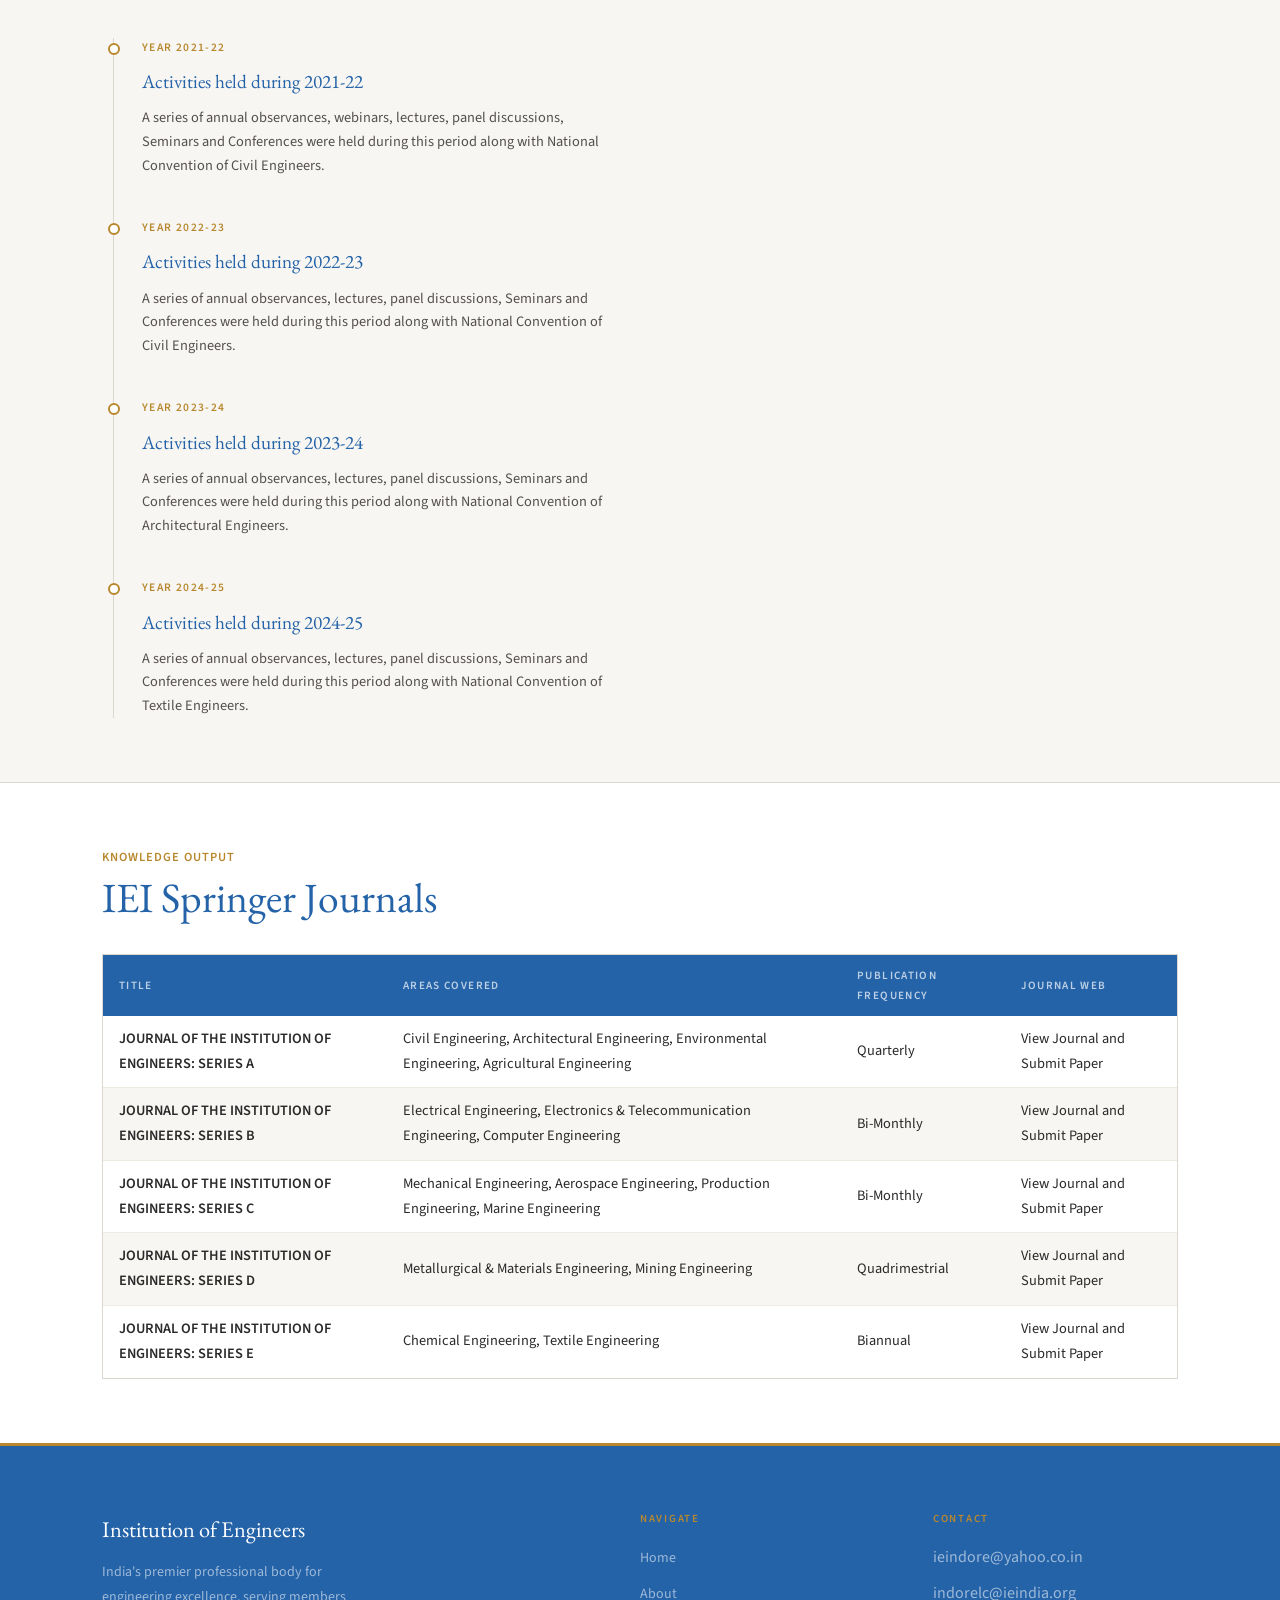
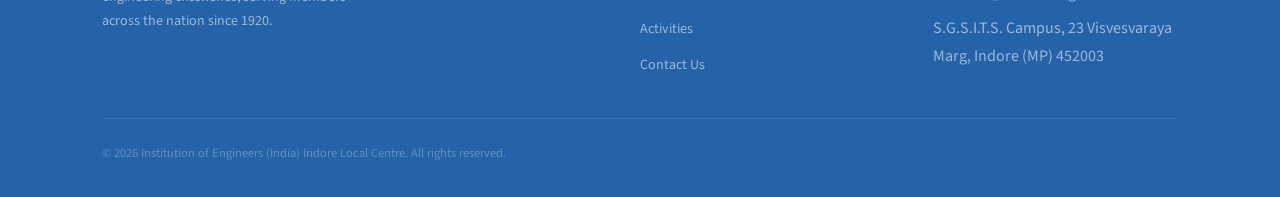
<file: activity.html>
<!DOCTYPE html>
<html lang="en">
<head>
  <meta charset="UTF-8" />
  <meta name="viewport" content="width=device-width, initial-scale=1.0" />
  <title>Activities — Institution of Engineers</title>
  <link rel="stylesheet" href="style.css" />
</head>
<body>

  <!-- TOP STRIP -->
  <div class="topstrip">
    <div class="container">
      <span>Established 1920 &nbsp;·&nbsp; Incorporated by Royal Charter in 1935</span>
      
    </div>
  </div>

  <!-- NAVIGATION -->
  <nav class="nav">
    <div class="container">
      <a href="index.html" class="nav-brand">
        <div class="nav-crest">IEI</div>
        <div>
          <span class="nav-name-main">Institution of Engineers (India)</span>
          <span class="nav-name-sub">Indore Local Centre &nbsp;·&nbsp; Established 1969</span>
        </div>
      </a>
      <button class="nav-toggle" onclick="toggleNav()" aria-label="Menu">&#9776;</button>
      <ul class="nav-links" id="navLinks">
        <li><a href="index.html">Home</a></li>
        <li><a href="about.html">About</a></li>
        <li><a href="activity.html" class="active">Activities</a></li>
        <li><a href="contact.html">Contact Us</a></li>
      </ul>
    </div>
  </nav>

  <!-- PAGE HEADER -->
  <div class="page-header">
    <div class="container">
      <div class="eyebrow">What We Do</div>
      <h1>Activities &amp; Events</h1>
      <p>Conferences, Seminars, workshops, publications, and outreach programmes that advance the profession and connect our community.</p>
    </div>
  </div>

  <!-- CURRENT EVENTS -->
  <section>
  <div class="container">

    <h5 class="text-gold" style="margin-bottom:6px;">Current Events</h5>
    <h2 style="margin-bottom:var(--s8);">
      List of Seminars / Workshops Organized During 2025–26
    </h2>

    <div class="table-wrap">
      <table>

        <thead>
          <tr>
            <th>Sr. No.</th>
            <th>Activity Proposed</th>
            <th>Title</th>
            <th>Division Board</th>
            <th>Associate Institute</th>
            <th>Commencing Date</th>
            <th>Days</th>
          </tr>
        </thead>

        <tbody>

          <tr>
            <td>1</td>
            <td>ONE DAY SEMINAR</td>
            <td>CYBER SECURITY</td>
            <td>Computer</td>
            <td>CHAMELI DEVI GROUP OF INSTITUTIONS INDORE</td>
            <td>21.04.2025</td>
            <td>1</td>
          </tr>

          <tr>
            <td>2</td>
            <td>ONE DAY WORKSHOP</td>
            <td>BUILDING THE FUTURE ENTREPRENEURIAL MINDSET AND INNOVATION</td>
            <td>INTERDISCIPLINARY</td>
            <td>CHAMELI DEVI GROUP OF INSTITUTIONS INDORE</td>
            <td>24.05.2025</td>
            <td>1</td>
          </tr>

          <tr>
            <td>3</td>
            <td>ONE DAY SEMINAR</td>
            <td>INTEGRATION OF AI, ML, INDUSTRY 4.0 AND IoT IN CONVENTIONAL MANUFACTURING PROCESSES</td>
            <td>MECHANICAL</td>
            <td>MALWA INSTITUTE OF SCIENCE &amp; TECHNOLOGY</td>
            <td>20.06.2025</td>
            <td>1</td>
          </tr>

          <tr>
            <td>4</td>
            <td>ALL INDIA SEMINAR</td>
            <td>RESEARCH METHODOLOGY AND TECHNICAL PAPER WRITING</td>
            <td>Electrical</td>
            <td>SHRI G. S. INSTITUTE OF TECHNOLOGY &amp; SCIENCE, INDORE</td>
            <td>18.07.2025</td>
            <td>1</td>
          </tr>

          <tr>
            <td>5</td>
            <td>ONE DAY WORKSHOP</td>
            <td>RECENT ADVANCEMENTS IN STRUCTURAL ENGINEERING</td>
            <td>Civil</td>
            <td>IPS ACADEMY, INDORE</td>
            <td>22.08.2025</td>
            <td>1</td>
          </tr>

          <tr>
            <td>6</td>
            <td>ONE DAY SEMINAR</td>
            <td>ARTIFICIAL INTELLIGENCE IN ENGINEERING APPLICATIONS</td>
            <td>Computer</td>
            <td>SAGE UNIVERSITY, INDORE</td>
            <td>19.09.2025</td>
            <td>1</td>
          </tr>

          <tr>
            <td>7</td>
            <td>ONE DAY WORKSHOP</td>
            <td>INDUSTRY 5.0 AND SMART MANUFACTURING</td>
            <td>Mechanical</td>
            <td>MEDICAPS UNIVERSITY, INDORE</td>
            <td>17.10.2025</td>
            <td>1</td>
          </tr>

          <tr>
            <td>8</td>
            <td>ONE DAY SEMINAR</td>
            <td>RENEWABLE ENERGY TECHNOLOGIES</td>
            <td>Electrical</td>
            <td>IET DAVV, INDORE</td>
            <td>21.11.2025</td>
            <td>1</td>
          </tr>

          <tr>
            <td>9</td>
            <td>ONE DAY WORKSHOP</td>
            <td>DATA SCIENCE AND MACHINE LEARNING APPLICATIONS</td>
            <td>Computer</td>
            <td>ACROPOLIS INSTITUTE OF TECHNOLOGY &amp; RESEARCH</td>
            <td>16.01.2026</td>
            <td>1</td>
          </tr>

          <tr>
            <td>10</td>
            <td>ONE DAY SEMINAR</td>
            <td>EMERGING TRENDS IN SUSTAINABLE ENGINEERING</td>
            <td>Interdisciplinary</td>
            <td>THE INSTITUTION OF ENGINEERS (INDIA), INDORE LOCAL CENTRE</td>
            <td>20.02.2026</td>
            <td>1</td>
          </tr>

        </tbody>

      </table>
    </div>

  </div>
</section>
  <!-- PAST ACTIVITIES — TIMELINE -->
  <section class="section-soft section-border">
    <div class="container">
      <!h5 class="text-gold" style="margin-bottom:6px;"></h5>
      <h2 style="margin-bottom:var(--s10);">Past Activities</h2>

      <div class="timeline">
        <div class="timeline-item">
          <div class="timeline-dot"></div>
          <div class="timeline-date">Year 2021-22</div>
          <div class="timeline-title">
		<a href="IEI-ILC Activities 2021-22.pdf" target="_blank" rel="noopener">Activities held during 2021-22</a></div>
          <p class="timeline-body">A series of annual observances, webinars, lectures, panel discussions, Seminars and Conferences were held during this period along with National Convention of Civil Engineers.</p>
      </div>

      
        <div class="timeline-item">
          <div class="timeline-dot"></div>
          <div class="timeline-date">Year 2022-23</div>
          <div class="timeline-title">
		<a href="IEI-ILC Activities 2022-23.pdf" target="_blank" rel="noopener">Activities held during 2022-23</a></div>
          <p class="timeline-body">A series of annual observances, lectures, panel discussions, Seminars and Conferences were held during this period along with National Convention of Civil Engineers.</p>
      </div>

	<div class="timeline-item">
          <div class="timeline-dot"></div>
          <div class="timeline-date">Year 2023-24</div>
          <div class="timeline-title">
		<a href="IEI-ILC Activities 2023-24.pdf" target="_blank" rel="noopener">Activities held during 2023-24</a></div>
          <p class="timeline-body">A series of annual observances, lectures, panel discussions, Seminars and Conferences were held during this period along with National Convention of Architectural Engineers.</p>
      </div>

	<div class="timeline-item">
          <div class="timeline-dot"></div>
          <div class="timeline-date">Year 2024-25</div>
          <div class="timeline-title">
		<a href="IEI-ILC Activities 2024-25.pdf" target="_blank" rel="noopener">Activities held during 2024-25</a></div>
          <p class="timeline-body">A series of annual observances, lectures, panel discussions, Seminars and Conferences were held during this period along with National Convention of Textile Engineers.</p>
      </div>


      
      </div>
    </div>
  </section>

  <!-- PUBLICATIONS -->
  <section class="section-border">
    <div class="container">
      <h5 class="text-gold" style="margin-bottom:6px;">Knowledge Output</h5>
      <h2 style="margin-bottom:var(--s8);">IEI Springer Journals</h2>
      <div class="table-wrap">
        <table>
          <thead>
            <tr>
              <th>Title</th>
              <th>Areas Covered</th>
              <th>Publication Frequency</th>
		<th>Journal Web</th>
            </tr>
          </thead>
          <tbody>
            <tr>
              <td><strong>JOURNAL OF THE INSTITUTION OF ENGINEERS: SERIES A</strong></td>
              <td>Civil Engineering, Architectural Engineering, Environmental Engineering, Agricultural Engineering</td>
              <td>Quarterly</td>
		<td><a href="https://link.springer.com/journal/40030" target="_blank" rel="noopener">View Journal and Submit Paper</a></td>
             </tr>
            <tr>
              <td><strong>JOURNAL OF THE INSTITUTION OF ENGINEERS: SERIES B</strong></td>
              <td>Electrical Engineering, Electronics & Telecommunication Engineering, Computer Engineering</td>
              <td>Bi-Monthly</td>
	<td><a href="https://link.springer.com/journal/40031" target="_blank" rel="noopener">View Journal and Submit Paper</a></td>
            </tr>
            <tr>
              <td><strong>JOURNAL OF THE INSTITUTION OF ENGINEERS: SERIES C</strong></td>
              <td>Mechanical Engineering, Aerospace Engineering, Production Engineering, Marine Engineering</td>
              <td>Bi-Monthly</td>
		<td><a href="https://link.springer.com/journal/40032" target="_blank" rel="noopener">View Journal and Submit Paper</a></td>
             </tr>
            <tr>
              <td><strong>JOURNAL OF THE INSTITUTION OF ENGINEERS: SERIES D</strong></td>
              <td>Metallurgical & Materials Engineering, Mining Engineering</td>
              <td>Quadrimestrial</td>
		<td><a href="https://link.springer.com/journal/40033" target="_blank" rel="noopener">View Journal and Submit Paper</a></td>
             </tr>
		<tr>
              <td><strong>JOURNAL OF THE INSTITUTION OF ENGINEERS: SERIES E</strong></td>
              <td>Chemical Engineering, Textile Engineering</td>
              <td>Biannual</td>
		<td><a href="https://link.springer.com/journal/40034" target="_blank" rel="noopener">View Journal and Submit Paper</a></td>
             </tr>
            </tbody>
        </table>
      </div>
    </div>
  </section>

 

   <footer class="footer">
    <div class="container">
      <div class="footer-grid">
        <div>
          <div class="footer-logo">Institution of Engineers</div>
          <p class="footer-desc">India's premier professional body for engineering excellence, serving members across the nation since 1920.</p>
        </div>
        <div>
          <div class="footer-heading">Navigate</div>
          <ul class="footer-links">
            <li><a href="index.html">Home</a></li>
            <li><a href="about.html">About</a></li>
            <li><a href="activity.html">Activities</a></li>
            <li><a href="contact.html">Contact Us</a></li>
          </ul>
        </div>
        <div>
          <div class="footer-heading">Contact</div>
          <ul class="footer-links">
            <li>ieindore@yahoo.co.in</li>
            <li>indorelc@ieindia.org</li>
            <li>S.G.S.I.T.S. Campus, 23 Visvesvaraya Marg, Indore (MP) 452003</li>
          </ul>
        </div>
      </div>
      <div class="footer-bottom">
        <span>© 2026 Institution of Engineers (India) Indore Local Centre. All rights reserved.</span>
      </div>
    </div>
  </footer>

 <script>
    function toggleNav() {
      document.getElementById('navLinks').classList.toggle('open');
    }
  </script>

</body>
</html>
</file>
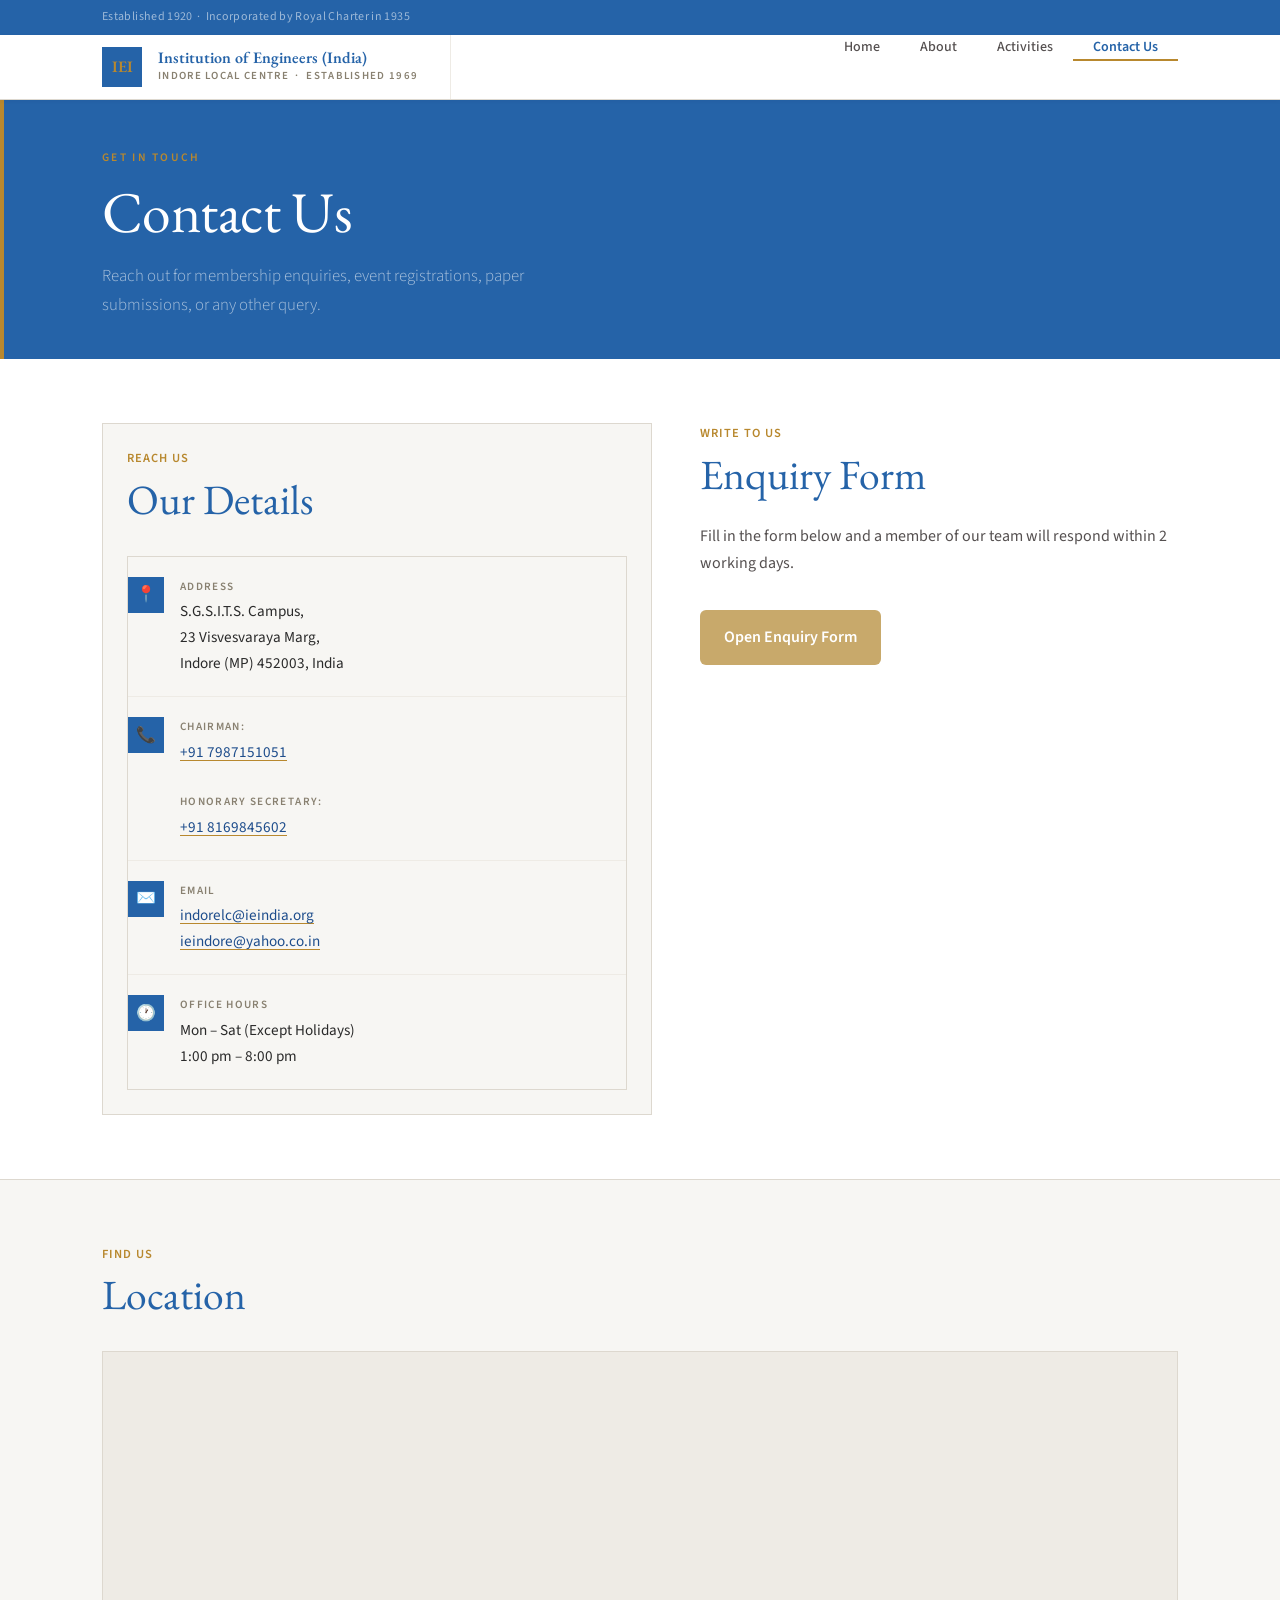
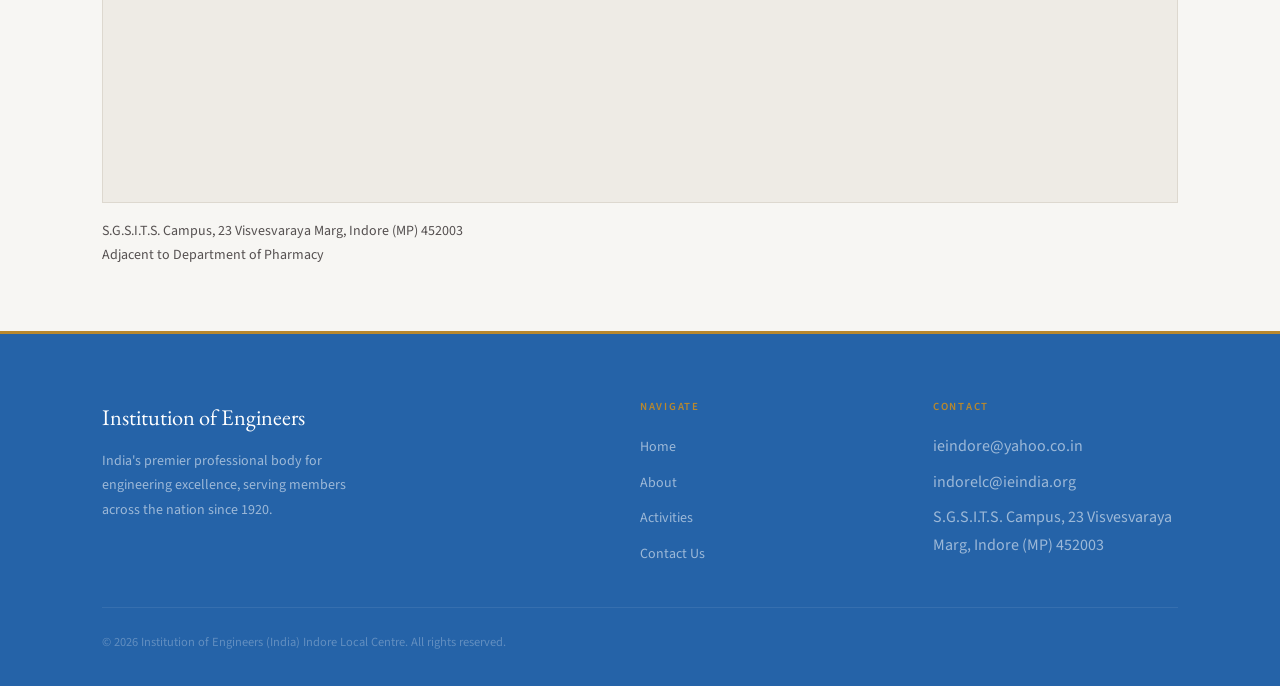
<file: contact.html>
<!DOCTYPE html>
<html lang="en">
<head>
  <meta charset="UTF-8" />
  <meta name="viewport" content="width=device-width, initial-scale=1.0" />
  <title>Contact Us — Institution of Engineers</title>
  <link rel="stylesheet" href="style.css" />
</head>
<body>

  <!-- TOP STRIP -->
  <div class="topstrip">
    <div class="container">
      <span>Established 1920 &nbsp;·&nbsp; Incorporated by Royal Charter in 1935</span>
      
    </div>
  </div>

  <!-- NAVIGATION -->
  <nav class="nav">
    <div class="container">
      <a href="index.html" class="nav-brand">
        <div class="nav-crest">IEI</div>
        <div>
          <span class="nav-name-main">Institution of Engineers (India)</span>
          <span class="nav-name-sub">Indore Local Centre &nbsp;·&nbsp; Established 1969</span>
        </div>
      </a>
      <button class="nav-toggle" onclick="toggleNav()" aria-label="Menu">&#9776;</button>
      <ul class="nav-links" id="navLinks">
        <li><a href="index.html">Home</a></li>
        <li><a href="about.html">About</a></li>
        <li><a href="activity.html">Activities</a></li>
        <li><a href="contact.html" class="active">Contact Us</a></li>
      </ul>
    </div>
  </nav>

  <!-- PAGE HEADER -->
  <div class="page-header">
    <div class="container">
      <div class="eyebrow">Get in Touch</div>
      <h1>Contact Us</h1>
      <p>Reach out for membership enquiries, event registrations, paper submissions, or any other query.</p>
    </div>
  </div>

  <!-- CONTACT SECTION -->
  <section>
    <div class="container">
<div class="info-row">
        <!-- LEFT — Contact Info -->
        <div class="info-aside">
          <h5 class="text-gold" style="margin-bottom:6px;">Reach Us</h5>
          <h2 style="margin-bottom:var(--s8);">Our Details</h2>

          <div style="border:1px solid var(--line);">
            <div class="contact-info-item">
              <div class="contact-icon">📍</div>
              <div>
                <div class="contact-info-label">Address</div>
                <div class="contact-info-value">S.G.S.I.T.S. Campus,<br>23 Visvesvaraya Marg,<br>Indore (MP) 452003, India</div>
              </div>
            </div>
            <div class="contact-info-item">
              <div class="contact-icon">📞</div>
              <div>
                <div class="contact-info-label">Chairman:</div>
                <div class="contact-info-value">
                  <a class="link" href="tel:+917987151051">+91 7987151051</a>
                </div>
		<div><br></div>
		<div class="contact-info-label">Honorary Secretary:</div>
                <div class="contact-info-value">
                  <a class="link" href="tel:+918169845602">+91 8169845602</a>
                </div>

              </div>
            </div>
            <div class="contact-info-item">
              <div class="contact-icon">✉️</div>
              <div>
                <div class="contact-info-label">Email</div>
                <div class="contact-info-value">
                  <a class="link" href="/cdn-cgi/l/email-protection#5a33343c351a3334292e332e2f2e333534743b39743334"><span class="__cf_email__" data-cfemail="abc2c5cdc4ebc2c5d8dfc2dfdedfc2c4c585cac885c2c5">indorelc@ieindia.org<br>ieindore@yahoo.co.in</span></a>
                </div>
              </div>
            </div>
            <div class="contact-info-item">
              <div class="contact-icon">🕐</div>
              <div>
                <div class="contact-info-label">Office Hours</div>
                <div class="contact-info-value">Mon – Sat (Except Holidays)<br>1:00 pm – 8:00 pm</div>
              </div>
            </div>
          </div>



        </div>

        <!-- RIGHT — Google Form embed -->
        <div class="info-text">
          <h5 class="text-gold" style="margin-bottom:6px;">Write to Us</h5>
          <h2 style="margin-bottom:var(--s6);">Enquiry Form</h2>
          <p style="color:var(--text-mid); margin-bottom:var(--s8);">Fill in the form below and a member of our team will respond within 2 working days.</p>

          <!--
          ════════════════════════════════════════════════════
          GOOGLE FORM EMBED AREA
          Replace the placeholder div below with your
          Google Form <iframe> tag. Example:

          <iframe
            src="https://docs.google.com/forms/d/e/YOUR_FORM_ID/viewform?embedded=true"
            width="100%"
            height="620"
            frameborder="0"
            marginheight="0"
            marginwidth="0"
            style="border: 1px solid var(--line);">
            Loading form…
          </iframe>
          ════════════════════════════════════════════════════
          -->

           <a
    href="https://docs.google.com/forms/d/e/1FAIpQLSdYGAVL5lQmxMJO7mSxmtGMTniTL9Ws7dcFIvzvfhaX4Arlag/viewform"
    target="_blank"
    rel="noopener noreferrer"
    style="
      display:inline-block;
      padding:14px 24px;
      background:#c8a96b;
      color:#ffffff;
      text-decoration:none;
      border-radius:6px;
      font-weight:600;
      transition:0.3s;
    "
    onmouseover="this.style.opacity='0.85'"
    onmouseout="this.style.opacity='1'">
    
    Open Enquiry Form

  </a>

        </div>
      </div>
    </div>
  </section>




  <!-- MAP PLACEHOLDER -->
  <section class="section-soft section-border">
    <div class="container">
      <h5 class="text-gold" style="margin-bottom:6px;">Find Us</h5>
      <h2 style="margin-bottom:var(--s8);">Location</h2>

      <!--
      Replace the placeholder below with a Google Maps embed if needed.
      Example:
      <iframe
        src="https://maps.google.com/maps?q=8+Gokhale+Road+Kolkata&output=embed"
        width="100%" height="360" frameborder="0"
        style="border:1px solid var(--line); display:block;"
        allowfullscreen>
      </iframe>
      -->

      <div style="
width:100%;
border:1px solid var(--line);
display:flex;
align-items:center;
justify-content:center;
background:var(--bg-rule);
">
        <!-- PASTE YOUR GOOGLE MAPS IFRAME HERE -->
        <iframe src="https://www.google.com/maps/embed?pb=!1m10!1m8!1m3!1d230.00383265136355!2d75.8695241!3d22.725962!3m2!1i1024!2i768!4f13.1!5e0!3m2!1sen!2sin!4v1777520733731!5m2!1sen!2sin" style="border:0; width:100%; height:450px;" style="border:0;" allowfullscreen="" loading="lazy" referrerpolicy="no-referrer-when-downgrade"></iframe>
      </div>

      <p style="margin-top:var(--s4); font-size:.875rem; color:var(--text-mid);">
        S.G.S.I.T.S. Campus, 23 Visvesvaraya Marg, Indore (MP) 452003<br>Adjacent to Department of Pharmacy
      </p>
    </div>
  </section>

  <!-- FOOTER -->
  <footer class="footer">
    <div class="container">
      <div class="footer-grid">
        <div>
          <div class="footer-logo">Institution of Engineers</div>
          <p class="footer-desc">India's premier professional body for engineering excellence, serving members across the nation since 1920.</p>
        </div>
        <div>
          <div class="footer-heading">Navigate</div>
          <ul class="footer-links">
            <li><a href="index.html">Home</a></li>
            <li><a href="about.html">About</a></li>
            <li><a href="activity.html">Activities</a></li>
            <li><a href="contact.html">Contact Us</a></li>
          </ul>
        </div>
        <div>
          <div class="footer-heading">Contact</div>
          <ul class="footer-links">
            <li>ieindore@yahoo.co.in</li>
            <li>indorelc@ieindia.org</li>
            <li>S.G.S.I.T.S. Campus, 23 Visvesvaraya Marg, Indore (MP) 452003</li>
          </ul>
        </div>
      </div>
      <div class="footer-bottom">
        <span>© 2026 Institution of Engineers (India) Indore Local Centre. All rights reserved.</span>
        
      </div>
    </div>
  </footer>
 <script>
    function toggleNav() {
      document.getElementById('navLinks').classList.toggle('open');
    }
  </script>

</body>
</html>
</file>
<file: style.css>
/* ================================================
   style.css — Academic & Engineering Body
   Two colours : Navy (#0f2044) · Gold (#b8882e)
   Two fonts   : EB Garamond (headings) · Source Sans 3 (body)
   Theme       : Light, minimal, no black
   ================================================ */

@import url('https://fonts.googleapis.com/css2?family=EB+Garamond:ital,wght@0,400;0,600;1,400&family=Source+Sans+3:wght@300;400;500;600&display=swap');

/* ── Tokens ───────────────────────────────────── */
:root {
  --navy      : #2563a8;
  --navy-mid  : #1e4d8c;
  --gold      : #b8882e;
  --gold-lt   : #d4a84a;

  --bg        : #ffffff;
  --bg-soft   : #f7f6f3;
  --bg-rule   : #eeebe5;

  --text      : #2a2a2a;
  --text-mid  : #555050;
  --text-light: #888070;

  --line      : #ddd8cf;
  --line-soft : #eeebe5;

  --f-head : 'EB Garamond', Georgia, serif;
  --f-body : 'Source Sans 3', 'Helvetica Neue', sans-serif;

  --s2 : 8px;   --s3 : 12px;  --s4 : 16px;  --s5 : 20px;
  --s6 : 24px;  --s8 : 32px;  --s10: 40px;  --s12: 48px;
  --s16: 64px;  --s20: 80px;

  --shadow-xs : 0 1px 4px  rgba(15,32,68,.06);
  --shadow-sm : 0 2px 10px rgba(15,32,68,.08);
  --shadow-md : 0 6px 24px rgba(15,32,68,.10);

  --max-w : 1140px;
  --ease  : .2s ease;
}

/* ── Reset ────────────────────────────────────── */
*, *::before, *::after { box-sizing: border-box; margin: 0; padding: 0; }
html   { scroll-behavior: smooth; font-size: 16px; }
body   {
  font-family : var(--f-body);
  background  : var(--bg);
  color       : var(--text);
  line-height : 1.72;
  font-weight : 400;
  -webkit-font-smoothing: antialiased;
}
img    { max-width: 100%; display: block; height: auto; }
a      { color: inherit; text-decoration: none; }
ul     { list-style: none; }
::selection { background: #f0e8d6; color: var(--navy); }

/* ── Typography ───────────────────────────────── */
h1, h2, h3, h4 {
  font-family : var(--f-head);
  font-weight : 400;
  line-height : 1.15;
  color       : var(--navy);
}
h5, h6 {
  font-family  : var(--f-body);
  font-weight  : 600;
  letter-spacing: .08em;
  text-transform: uppercase;
  color        : var(--text-mid);
}

h1 { font-size: clamp(2.2rem, 5vw, 3.6rem); letter-spacing: -.01em; }
h2 { font-size: clamp(1.7rem, 3.5vw, 2.6rem); }
h3 { font-size: clamp(1.25rem, 2.5vw, 1.8rem); }
h4 { font-size: 1.25rem; }
h5 { font-size: .78rem; }
h6 { font-size: .7rem; color: var(--text-light); }

p  { margin-bottom: 1.3em; max-width: 66ch; }
p:last-child { margin-bottom: 0; }

em     { font-style: italic; font-family: var(--f-head); font-size: 1.04em; }
strong { font-weight: 600; }
small  { font-size: .82rem; color: var(--text-light); }

a.link, p a {
  color: var(--navy-mid);
  text-decoration: underline;
  text-underline-offset: 3px;
  text-decoration-color: var(--gold);
  transition: color var(--ease);
}
a.link:hover, p a:hover { color: var(--gold); }

hr {
  border: none;
  border-top: 1px solid var(--line);
  margin-block: var(--s8);
}

blockquote {
  border-left: 2px solid var(--gold);
  border-right: 2px solid var(--gold);
  padding: var(--s4) var(--s8);
  margin-block: var(--s8);
  font-family: var(--f-head);
  font-size: 1.2rem;
  font-style: italic;
  color: var(--text-mid);
  line-height: 1.55;
}
blockquote cite {
  display: block;
  margin-top: var(--s3);
  font-family: var(--f-body);
  font-style: normal;
  font-size: .78rem;
  font-weight: 600;
  letter-spacing: .1em;
  text-transform: uppercase;
  color: var(--gold);
}

/* ── Layout ───────────────────────────────────── */
.container {
  width: 100%;
  max-width: var(--max-w);
  margin-inline: auto;
  padding-inline: var(--s8);
}
.container--narrow { max-width: 780px; }

section { padding-block: var(--s16); }
.section-soft   { background: var(--bg-soft); }
.section-border { border-top: 1px solid var(--line); }

.grid   { display: grid; gap: var(--s6); }
.grid-2 { grid-template-columns: repeat(2, 1fr); }
.grid-3 { grid-template-columns: repeat(3, 1fr); }
.grid-4 { grid-template-columns: repeat(4, 1fr); }

@media (max-width: 900px) {
  .grid-3, .grid-4 { grid-template-columns: repeat(2, 1fr); }
}
@media (max-width: 560px) {
  .grid-2, .grid-3, .grid-4 { grid-template-columns: 1fr; }
}

/* ── Top strip ────────────────────────────────── */
.topstrip {
  background  : var(--navy);
  color       : rgba(255,255,255,.55);
  font-size   : .75rem;
  padding-block: 7px;
  letter-spacing: .03em;
}
.topstrip .container {
  display: flex;
  align-items: center;
  justify-content: space-between;
  gap: var(--s4);
}
.topstrip a { color: rgba(255,255,255,.5); transition: color var(--ease); }
.topstrip a:hover { color: rgba(255,255,255,.9); }
.topstrip ul { display: flex; gap: var(--s6); }

/* ── Navigation ───────────────────────────────── */
.nav {
  position: sticky;
  top: 0; z-index: 50;
  background: var(--bg);
  border-bottom: 1px solid var(--line);
  box-shadow: var(--shadow-xs);
}
.nav .container {
  display: flex;
  align-items: stretch;
  justify-content: space-between;
  min-height: 64px;
}

/* Brand */
.nav-brand {
  display: flex;
  align-items: center;
  gap: var(--s4);
  padding-right: var(--s8);
  border-right: 1px solid var(--line-soft);
  text-decoration: none;
}
.nav-crest {
  width: 40px; height: 40px;
  background: var(--navy);
  display: flex; align-items: center; justify-content: center;
  color: var(--gold);
  font-family: var(--f-head);
  font-size: 1rem;
  font-weight: 600;
  flex-shrink: 0;
}
.nav-name-main {
  display: block;
  font-family: var(--f-head);
  font-size: 1rem;
  font-weight: 600;
  color: var(--navy);
  line-height: 1.2;
}
.nav-name-sub {
  display: block;
  font-size: .68rem;
  font-weight: 600;
  letter-spacing: .12em;
  text-transform: uppercase;
  color: var(--text-light);
}

/* Links */
.nav-links {
  display: flex;
  align-items: stretch;
  margin-left: var(--s4);
}
.nav-links a {
  display: flex;
  align-items: center;
  padding-inline: var(--s5);
  font-size: .875rem;
  font-weight: 500;
  color: var(--text-mid);
  border-bottom: 2px solid transparent;
  margin-bottom: -1px;
  transition: all var(--ease);
}
.nav-links a:hover { color: var(--navy); border-bottom-color: var(--line); }
.nav-links a.active { color: var(--navy); font-weight: 600; border-bottom-color: var(--gold); }

/* Hamburger (mobile) */
.nav-toggle {
  display: none;
  align-items: center;
  padding: var(--s4);
  background: none;
  border: none;
  cursor: pointer;
  color: var(--navy);
  font-size: 1.3rem;
}

@media (max-width: 768px) {
  .nav-toggle { display: flex; }
  .nav-links {
    display: none;
    position: absolute;
    top: 100%; right: 0;
    width: auto;
    min-width: fit-content;
    background: var(--bg);
    flex-direction: column;
    border-bottom: 2px solid var(--navy);
    box-shadow: var(--shadow-sm);
    margin: 0;
  }
  .nav-links.open { display: flex; }
  .nav-links a {
    padding: var(--s4) var(--s8);
    border-bottom: 1px solid var(--line-soft);
    margin-bottom: 0;
    border-left: 3px solid transparent;
  }
  .nav-links a.active { border-left-color: var(--gold); border-bottom: 1px solid var(--line-soft); }
}

/* ── Page header (inner pages) ────────────────── */
.page-header {
  background: var(--navy);
  padding-block: var(--s12) var(--s10);
  position: relative;
  overflow: hidden;
}
.page-header::after {
  content: '';
  position: absolute; left: 0; top: 0; bottom: 0;
  width: 4px;
  background: var(--gold);
}
.page-header h1 { color: #fff; }
.page-header .eyebrow {
  font-size: .72rem;
  font-weight: 600;
  letter-spacing: .2em;
  text-transform: uppercase;
  color: var(--gold);
  margin-bottom: var(--s3);
}
.page-header p {
  color: rgba(255,255,255,.6);
  font-size: 1.05rem;
  font-weight: 300;
  margin-top: var(--s4);
  max-width: 56ch;
}

/* ── Hero (home only) ─────────────────────────── */
.hero {
  background: var(--navy);
  padding-block: var(--s20) var(--s16);
  position: relative;
  overflow: hidden;
}
.hero::before {
  content: '';
  position: absolute; inset: 0;
  background: repeating-linear-gradient(
    -50deg,
    rgba(255,255,255,.02) 0, rgba(255,255,255,.02) 1px,
    transparent 1px, transparent 36px
  );
  pointer-events: none;
}
.hero::after {
  content: '';
  position: absolute; left: 0; top: 0; bottom: 0;
  width: 4px;
  background: var(--gold);
}
.hero-eyebrow {
  font-size: .72rem;
  font-weight: 600;
  letter-spacing: .2em;
  text-transform: uppercase;
  color: var(--gold);
  margin-bottom: var(--s5);
}
.hero h1 {
  color: #fff;
  font-size: clamp(2.4rem, 5.5vw, 4.4rem);
  line-height: 1.06;
  letter-spacing: -.015em;
  margin-bottom: var(--s6);
  max-width: 20ch;
}
.hero h1 em { color: var(--gold-lt); }
.hero p {
  color: rgba(255,255,255,.6);
  font-size: 1.05rem;
  font-weight: 300;
  max-width: 54ch;
  line-height: 1.75;
  margin-bottom: var(--s10);
}
.hero-rule { width: 40px; height: 1px; background: var(--gold); margin-bottom: var(--s8); }
.hero-actions { display: flex; gap: var(--s4); flex-wrap: wrap; align-items: center; }

/* ── Buttons ──────────────────────────────────── */
.btn {
  display: inline-flex;
  align-items: center;
  gap: var(--s2);
  padding: 9px 22px;
  font-family: var(--f-body);
  font-size: .875rem;
  font-weight: 600;
  letter-spacing: .02em;
  border: 1px solid transparent;
  cursor: pointer;
  transition: all var(--ease);
  text-decoration: none;
  line-height: 1;
}
.btn-primary {
  background: var(--navy);
  color: var(--bg);
  border-color: var(--navy);
}
.btn-primary:hover { background: var(--navy-mid); border-color: var(--navy-mid); }

.btn-gold {
  background: var(--gold);
  color: var(--bg);
  border-color: var(--gold);
}
.btn-gold:hover { background: var(--gold-lt); border-color: var(--gold-lt); }

.btn-outline {
  background: transparent;
  color: var(--navy);
  border-color: var(--navy);
}
.btn-outline:hover { background: var(--navy); color: var(--bg); }

.btn-ghost {
  background: transparent;
  color: rgba(255,255,255,.7);
  border-color: rgba(255,255,255,.3);
}
.btn-ghost:hover { color: #fff; border-color: rgba(255,255,255,.7); }

.btn-sm { padding: 7px 16px; font-size: .8rem; }
.btn-lg { padding: 12px 30px; font-size: .95rem; }

/* ── Stat strip ───────────────────────────────── */
.stat-strip {
  border-top: 1px solid var(--line);
  border-bottom: 1px solid var(--line);
}
.stat-strip .container {
  display: grid;
  grid-template-columns: repeat(4, 1fr);
}
.stat-cell {
  text-align: center;
  padding: var(--s8) var(--s4);
  border-right: 1px solid var(--line);
}
.stat-cell:first-child { border-left: 1px solid var(--line); }
.stat-value {
  font-family: var(--f-head);
  font-size: 2.6rem;
  line-height: 1;
  color: var(--navy);
  margin-bottom: var(--s2);
}
.stat-value sup { font-size: 1.1rem; color: var(--gold); vertical-align: super; }
.stat-label {
  font-size: .72rem;
  font-weight: 600;
  letter-spacing: .1em;
  text-transform: uppercase;
  color: var(--text-light);
}
@media (max-width: 560px) {
  .stat-strip .container { grid-template-columns: repeat(2, 1fr); }
  .stat-cell:nth-child(2) { border-right: none; }
}

/* ── Cards ────────────────────────────────────── */
.card {
  background: var(--bg);
  border: 1px solid var(--line);
  overflow: hidden;
  box-shadow: var(--shadow-xs);
  transition: box-shadow var(--ease), transform var(--ease);
}
.card:hover { box-shadow: var(--shadow-md); transform: translateY(-2px); }
.card-accent { height: 3px; background: var(--gold); }
.card-body { padding: var(--s6); }
.card-eyebrow {
  font-size: .68rem;
  font-weight: 600;
  letter-spacing: .16em;
  text-transform: uppercase;
  color: var(--gold);
  margin-bottom: var(--s2);
}
.card-title {
  font-family: var(--f-head);
  font-size: 1.25rem;
  line-height: 1.25;
  color: var(--navy);
  margin-bottom: var(--s3);
}
.card-text { font-size: .9rem; color: var(--text-mid); line-height: 1.65; }
.card-footer {
  padding: var(--s3) var(--s6);
  border-top: 1px solid var(--line-soft);
  background: var(--bg-soft);
  display: flex;
  align-items: center;
  justify-content: space-between;
  font-size: .78rem;
  color: var(--text-light);
}
.card-footer a { color: var(--gold); font-weight: 600; font-size: .8rem; }

/* ── Notice ───────────────────────────────────── */
.notice {
  padding: var(--s5) var(--s6);
  border-left: 3px solid var(--gold);
  background: #fdf8f0;
  margin-block: var(--s4);
}
.notice-label {
  font-size: .7rem;
  font-weight: 600;
  letter-spacing: .14em;
  text-transform: uppercase;
  color: var(--gold);
  margin-bottom: 3px;
}
.notice-body { font-size: .9rem; color: var(--text); line-height: 1.6; }

/* ── Table ────────────────────────────────────── */
.table-wrap { overflow-x: auto; border: 1px solid var(--line); }
table { width: 100%; border-collapse: collapse; font-size: .9rem; }
thead { background: var(--navy); }
th {
  padding: 11px 16px;
  text-align: left;
  font-family: var(--f-body);
  font-size: .7rem;
  font-weight: 600;
  letter-spacing: .12em;
  text-transform: uppercase;
  color: rgba(255,255,255,.7);
}
td {
  padding: 11px 16px;
  border-bottom: 1px solid var(--line-soft);
  color: var(--text);
  vertical-align: middle;
}
tr:last-child td { border-bottom: none; }
tbody tr:nth-child(even) td { background: var(--bg-soft); }
tbody tr:hover td { background: #fdf8f0; }

/* ── Badges ───────────────────────────────────── */
.badge {
  display: inline-block;
  padding: 2px 9px;
  font-size: .7rem;
  font-weight: 600;
  letter-spacing: .06em;
  text-transform: uppercase;
  border: 1px solid;
}
.badge-navy { color: var(--navy);  border-color: var(--navy); }
.badge-gold { color: var(--gold);  border-color: var(--gold); }
.badge-soft { color: var(--text-light); border-color: var(--line); background: var(--bg-soft); }

/* ── Forms ────────────────────────────────────── */
.form-group { margin-bottom: var(--s6); }
label {
  display: block;
  font-size: .78rem;
  font-weight: 600;
  letter-spacing: .06em;
  text-transform: uppercase;
  color: var(--navy);
  margin-bottom: var(--s2);
}
input, textarea, select {
  width: 100%;
  padding: 10px 13px;
  background: var(--bg);
  border: 1px solid var(--line);
  color: var(--text);
  font-family: var(--f-body);
  font-size: .95rem;
  outline: none;
  transition: border-color var(--ease), box-shadow var(--ease);
  appearance: none;
}
input:focus, textarea:focus, select:focus {
  border-color: var(--navy);
  box-shadow: 0 0 0 3px rgba(15,32,68,.08);
}
textarea { resize: vertical; min-height: 110px; }
::placeholder { color: #bbb; }

/* ── Info row (about page) ────────────────────── */
.info-row {
  display: flex;
  gap: var(--s12);
  align-items: flex-start;
}
.info-row .info-text { flex: 1; }
.info-row .info-aside {
  flex: 0 0 550px;
  background: var(--bg-soft);
  border: 1px solid var(--line);
  padding: var(--s6);
}
@media (max-width: 768px) {
  .info-row { flex-direction: column; }
  .info-row .info-aside { flex: none; width: 100%; }
}

/* ── Timeline (activities) ────────────────────── */
.timeline { position: relative; padding-left: var(--s10); }
.timeline::before {
  content: '';
  position: absolute; left: 11px; top: 0; bottom: 0;
  width: 1px;
  background: var(--line);
}
.timeline-item {
  position: relative;
  padding-bottom: var(--s10);
}
.timeline-item:last-child { padding-bottom: 0; }
.timeline-dot {
  position: absolute;
  left: calc(-1 * var(--s10) + 6px);
  top: 5px;
  width: 12px; height: 12px;
  border-radius: 50%;
  background: var(--bg);
  border: 2px solid var(--gold);
}
.timeline-date {
  font-size: .72rem;
  font-weight: 600;
  letter-spacing: .12em;
  text-transform: uppercase;
  color: var(--gold);
  margin-bottom: var(--s2);
}
.timeline-title {
  font-family: var(--f-head);
  font-size: 1.2rem;
  color: var(--navy);
  margin-bottom: var(--s2);
}
.timeline-body { font-size: .9rem; color: var(--text-mid); line-height: 1.65; }

/* ── Contact info block ───────────────────────── */
.contact-info-item {
  display: flex;
  gap: var(--s4);
  align-items: flex-start;
  padding-block: var(--s5);
  border-bottom: 1px solid var(--line-soft);
}
.contact-info-item:last-child { border-bottom: none; }
.contact-icon {
  width: 36px; height: 36px;
  background: var(--navy);
  color: var(--gold);
  display: flex; align-items: center; justify-content: center;
  font-size: 1rem;
  flex-shrink: 0;
}
.contact-info-label {
  font-size: .7rem;
  font-weight: 600;
  letter-spacing: .12em;
  text-transform: uppercase;
  color: var(--text-light);
  margin-bottom: 2px;
}
.contact-info-value { font-size: .95rem; color: var(--text); }

/* ── Google form placeholder ──────────────────── */
.form-embed-area {
  width: 100%;
  min-height: 540px;
  border: 1px solid var(--line);
  background: var(--bg-soft);
  display: flex;
  align-items: center;
  justify-content: center;
  color: var(--text-light);
  font-size: .9rem;
  font-style: italic;
  /* Replace this block with your <iframe> tag */
}

/* ── Footer ───────────────────────────────────── */
.footer {
  background: var(--navy);
  color: rgba(255,255,255,.55);
  border-top: 3px solid var(--gold);
  padding-block: var(--s16) var(--s8);
}
.footer-grid {
  display: grid;
  grid-template-columns: 2fr 1fr 1fr;
  gap: var(--s12);
  padding-bottom: var(--s10);
  border-bottom: 1px solid rgba(255,255,255,.08);
  margin-bottom: var(--s6);
}
@media (max-width: 700px) {
  .footer-grid { grid-template-columns: 1fr 1fr; }
}
@media (max-width: 440px) {
  .footer-grid { grid-template-columns: 1fr; }
}
.footer-logo {
  font-family: var(--f-head);
  font-size: 1.4rem;
  color: #fff;
  margin-bottom: var(--s3);
}
.footer-desc { font-size: .875rem; line-height: 1.75; max-width: 260px; }
.footer-heading {
  font-size: .68rem;
  font-weight: 600;
  letter-spacing: .16em;
  text-transform: uppercase;
  color: var(--gold);
  margin-bottom: var(--s4);
}
.footer-links { display: flex; flex-direction: column; gap: var(--s2); }
.footer-links a { font-size: .875rem; transition: color var(--ease); }
.footer-links a:hover { color: #fff; }
.footer-bottom {
  display: flex;
  align-items: center;
  justify-content: space-between;
  flex-wrap: wrap;
  gap: var(--s4);
  font-size: .78rem;
  color: rgba(255,255,255,.28);
}
.footer-bottom a { color: rgba(255,255,255,.28); transition: color var(--ease); }
.footer-bottom a:hover { color: rgba(255,255,255,.55); }

/* ── Utilities ────────────────────────────────── */
.text-center { text-align: center; }
.text-muted  { color: var(--text-light); }
.text-navy   { color: var(--navy); }
.text-gold   { color: var(--gold); }
.mt-4  { margin-top: var(--s4); }  .mt-6  { margin-top: var(--s6); }
.mt-8  { margin-top: var(--s8); }  .mt-12 { margin-top: var(--s12); }
.mb-4  { margin-bottom: var(--s4); } .mb-6  { margin-bottom: var(--s6); }
.mb-8  { margin-bottom: var(--s8); } .mb-12 { margin-bottom: var(--s12); }
.sr-only {
  position: absolute; width: 1px; height: 1px;
  overflow: hidden; clip: rect(0,0,0,0); white-space: nowrap;
}



<style>
  .iei-table {
    width: 100%;
    border-collapse: collapse;
    font-family: Arial, sans-serif;
    border: 1px solid #ddd;   /* ← This ensures full outer border */
  }

  .iei-table th {
    background-color: #003366;
    color: white;
    padding: 10px;
    text-align: center;
  }

  .iei-table td {
    padding: 8px 10px;
    border: 1px solid #ddd;
  }

  .iei-table tbody tr:nth-child(even) {
    background-color: #f2f2f2;
  }

  .iei-table tbody tr:hover {
    background-color: #e6f2ff;
  }
</style>
</file>
